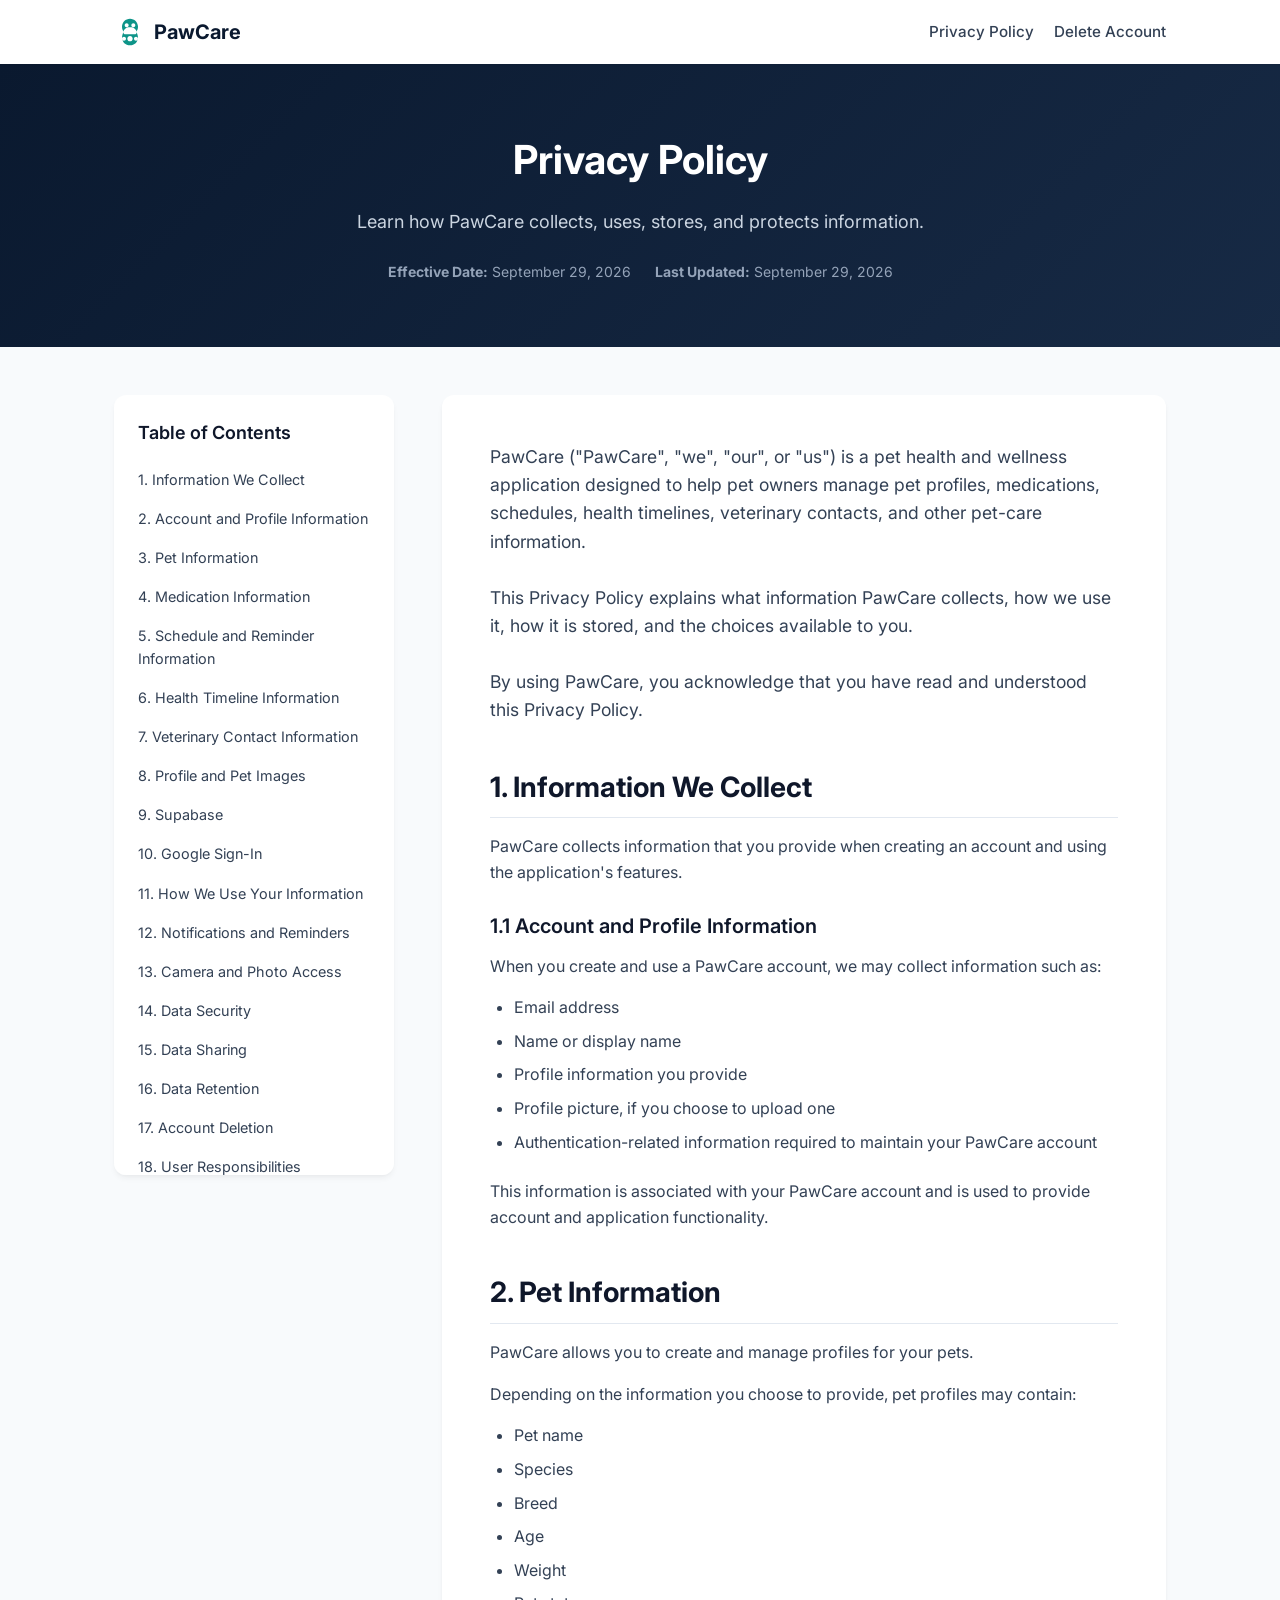
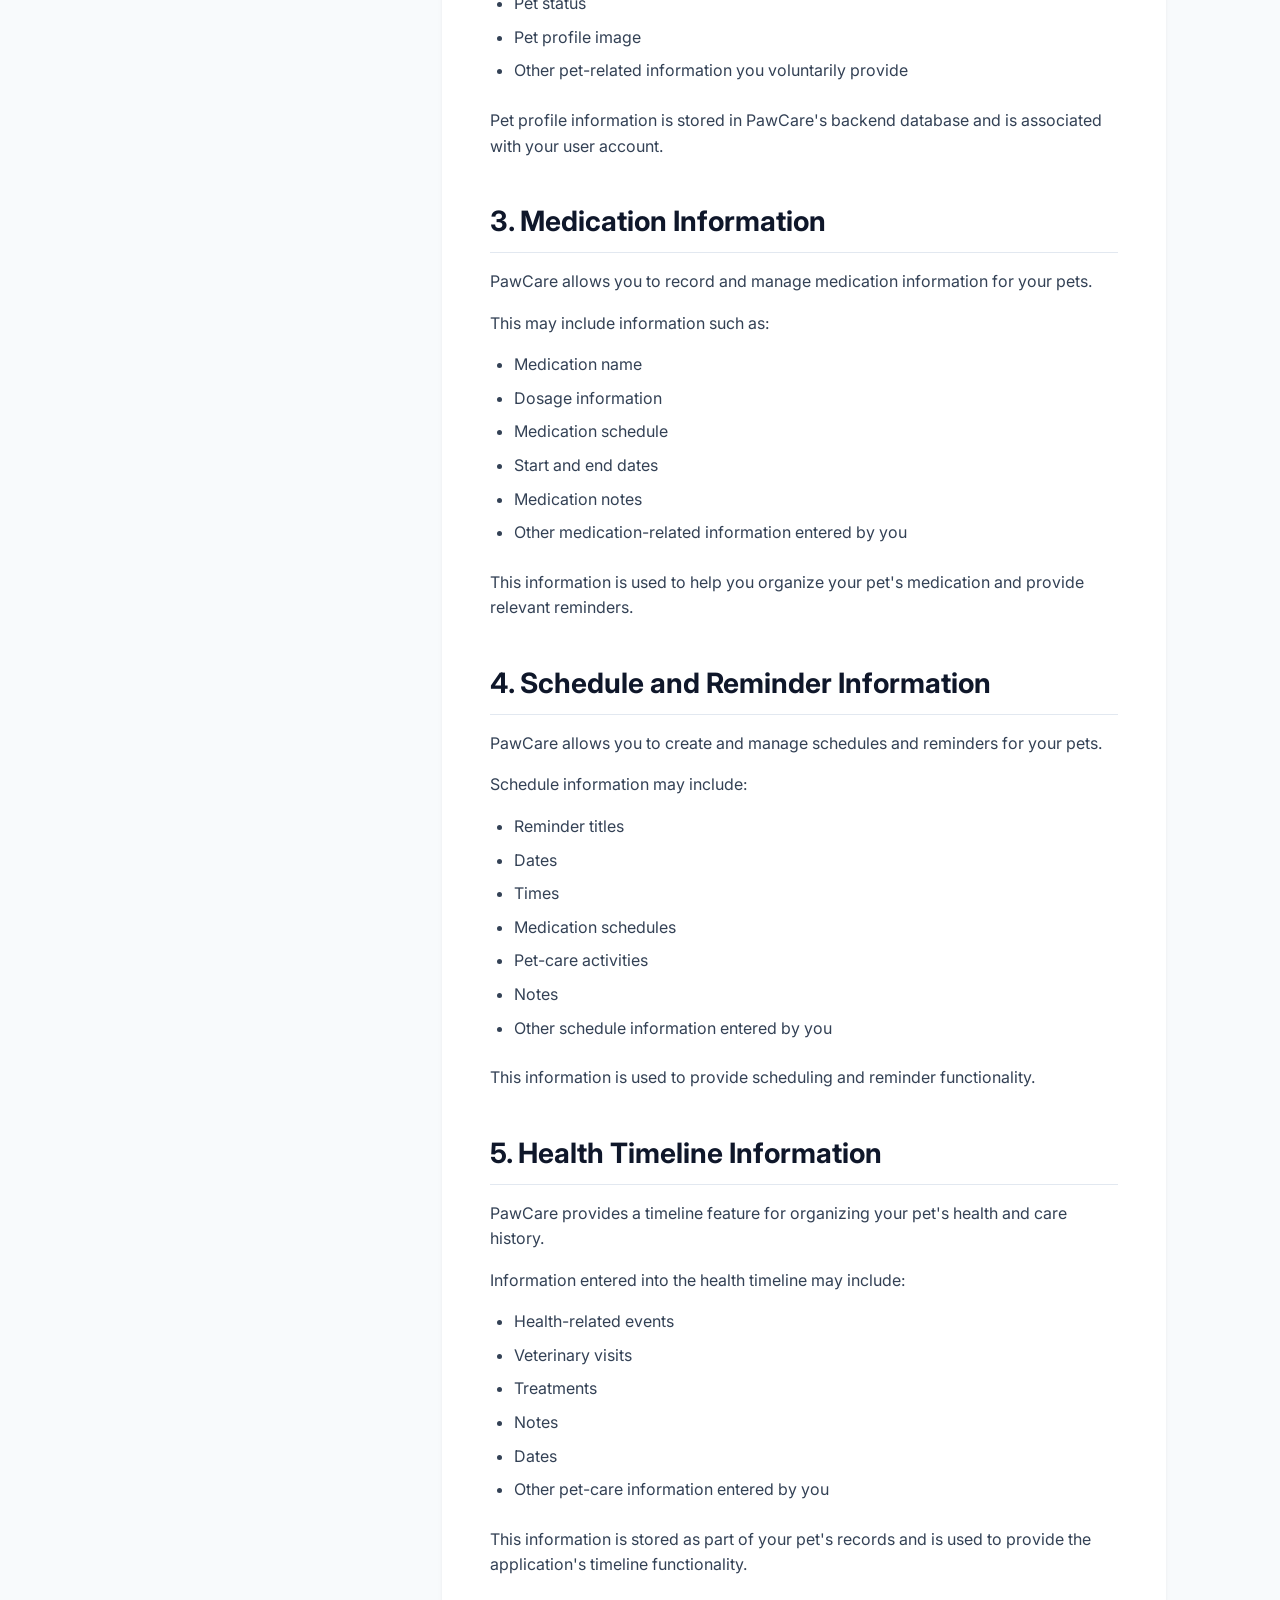
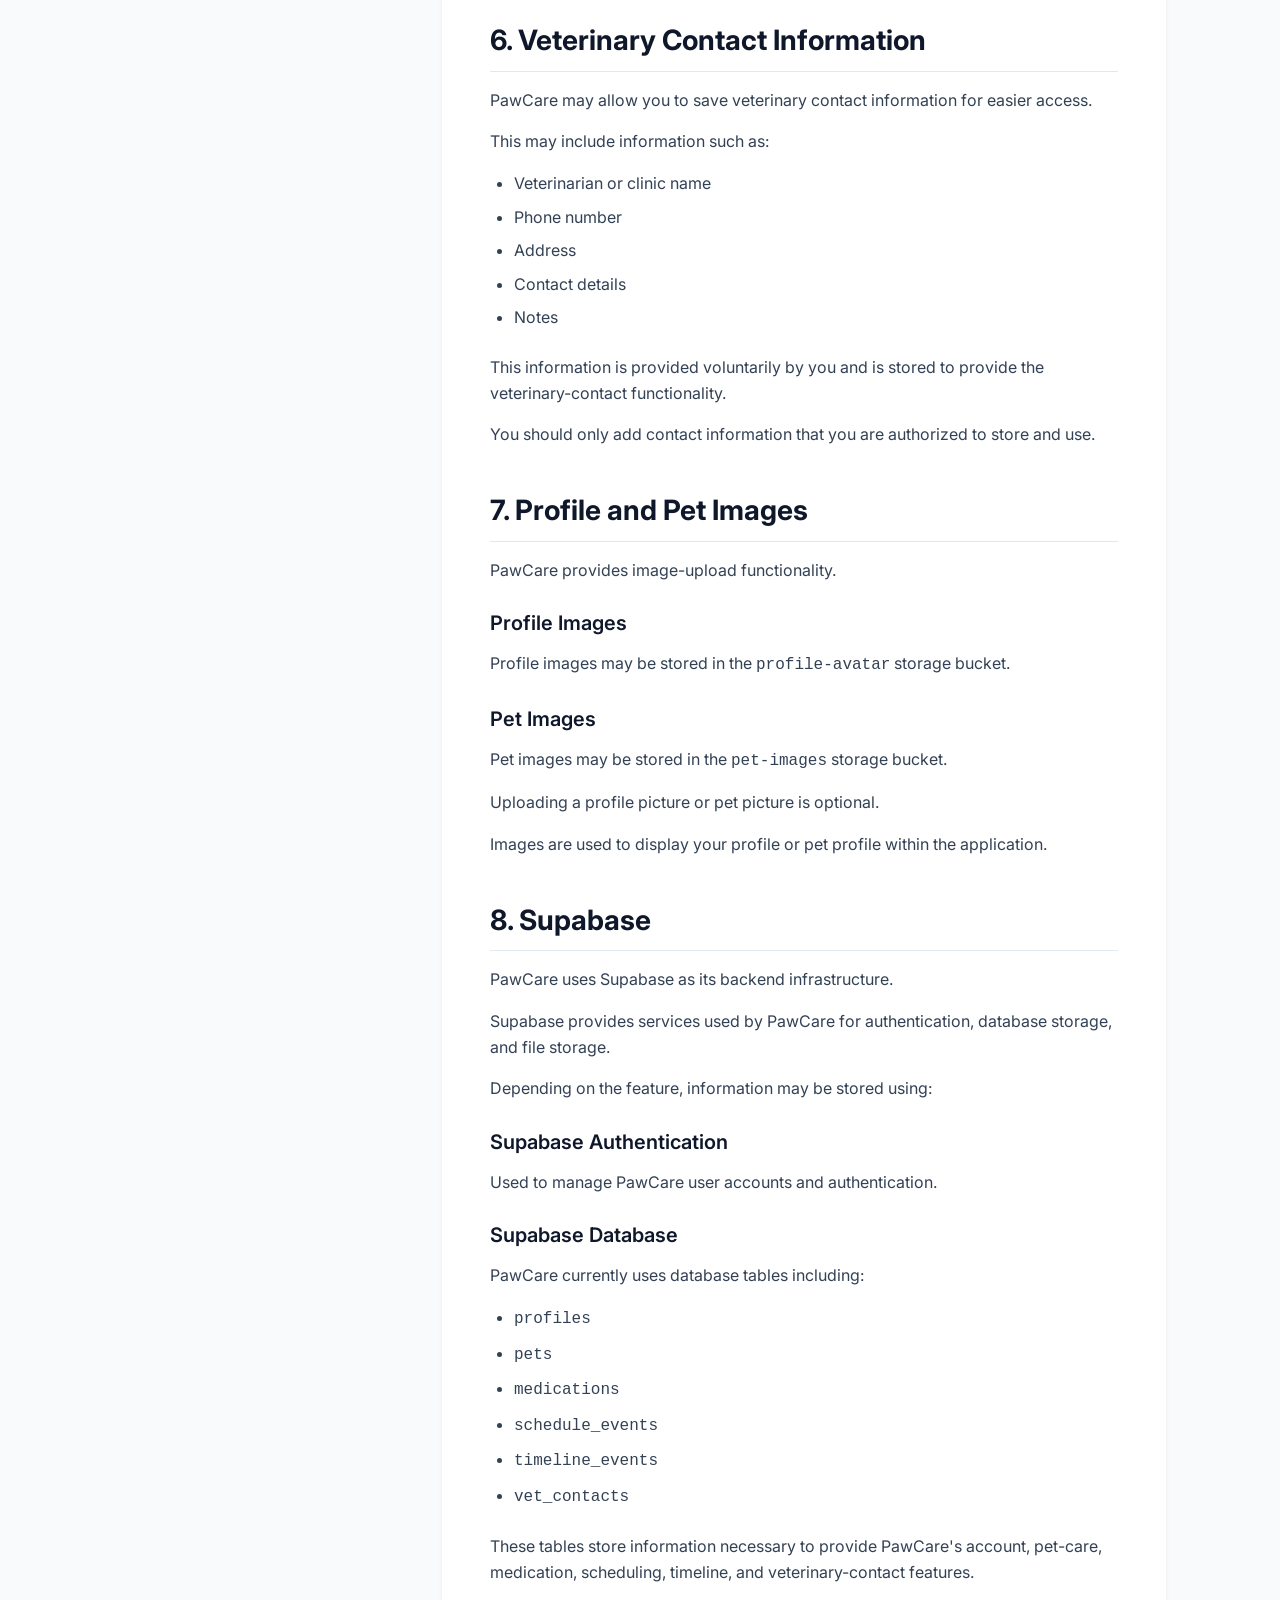
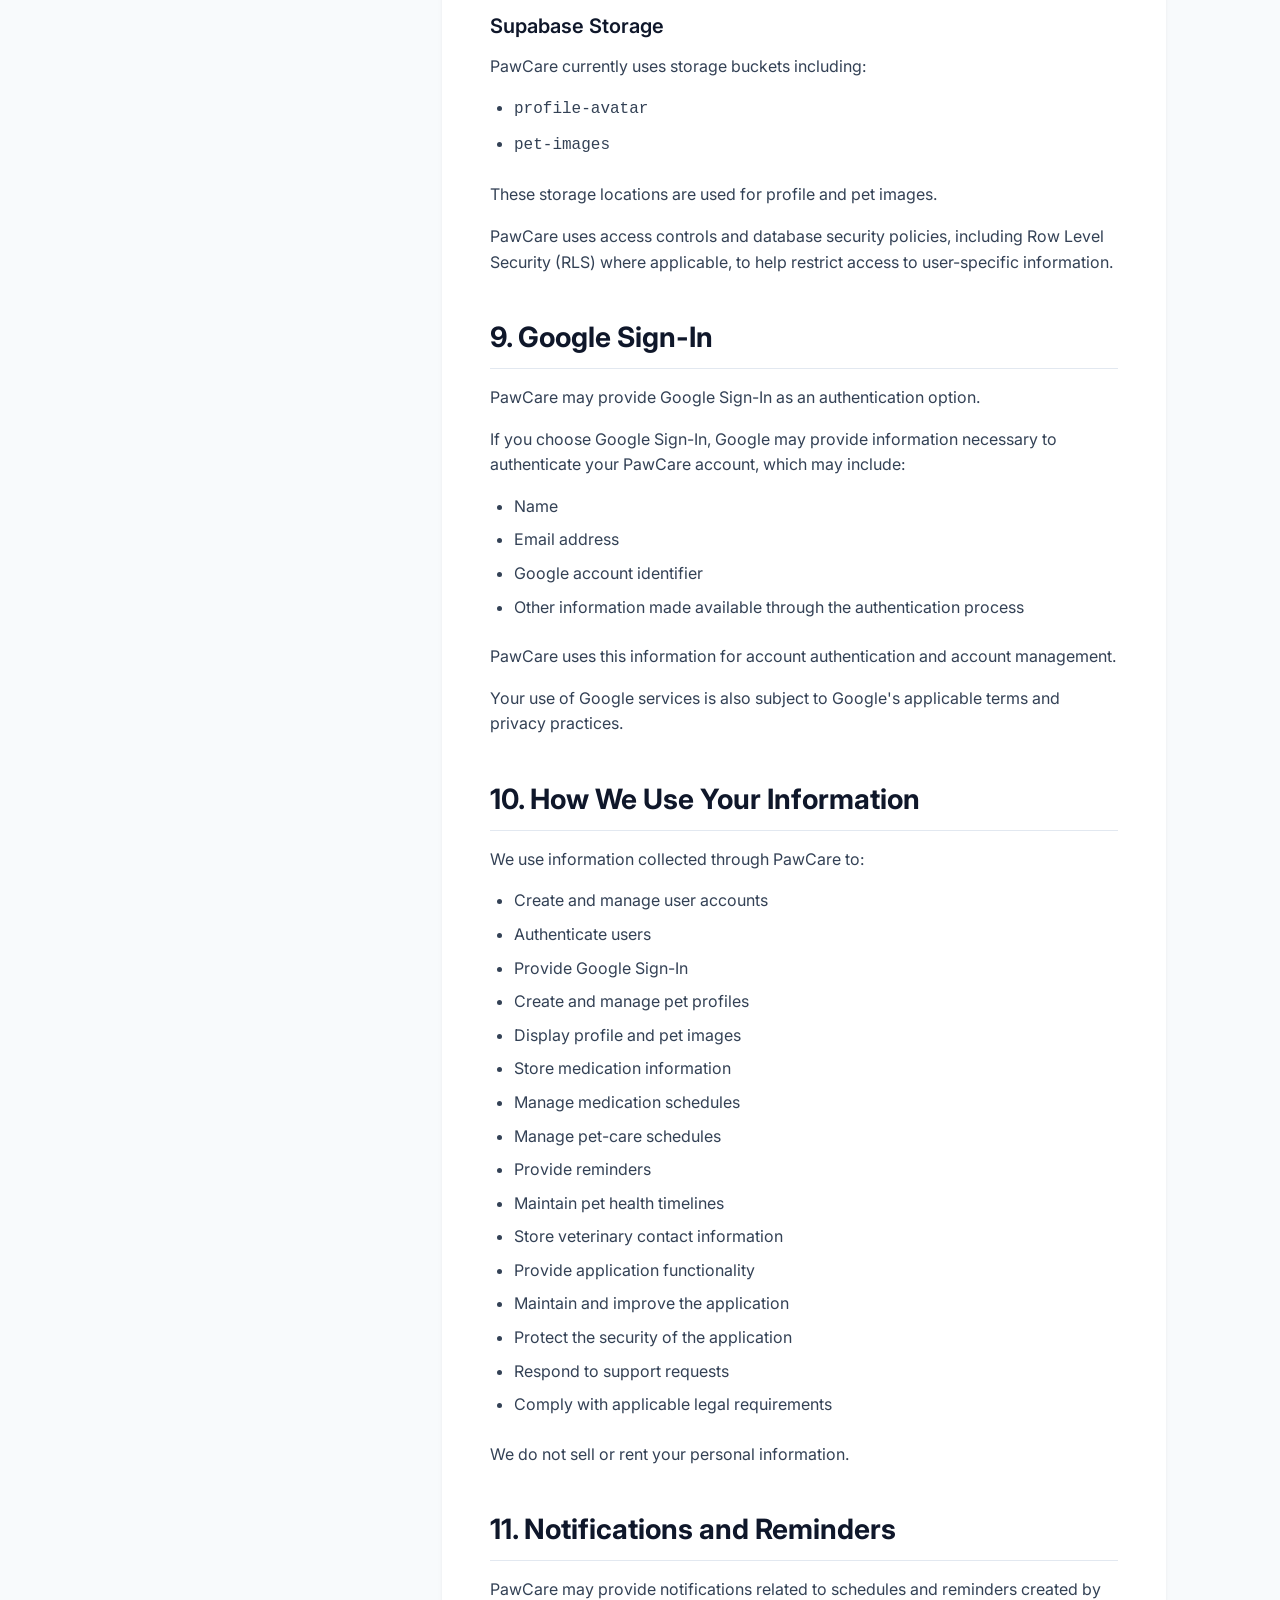
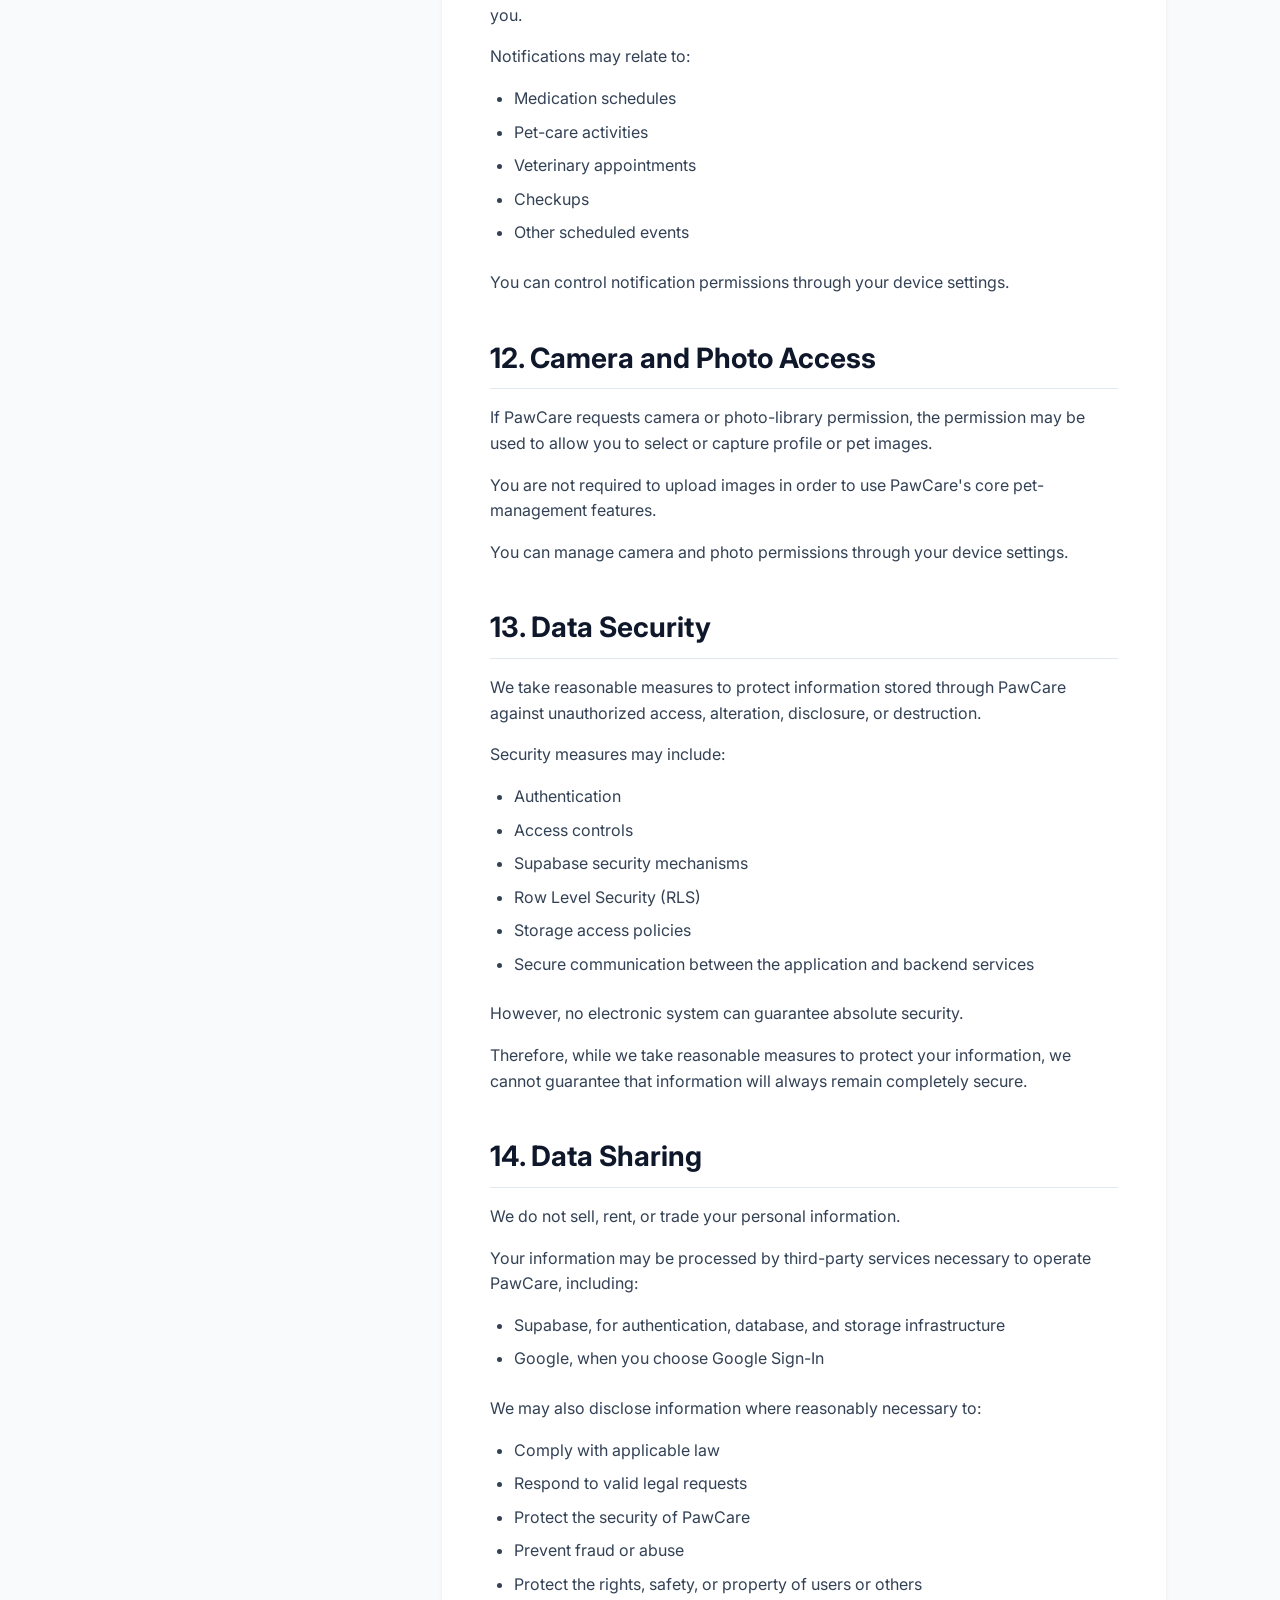
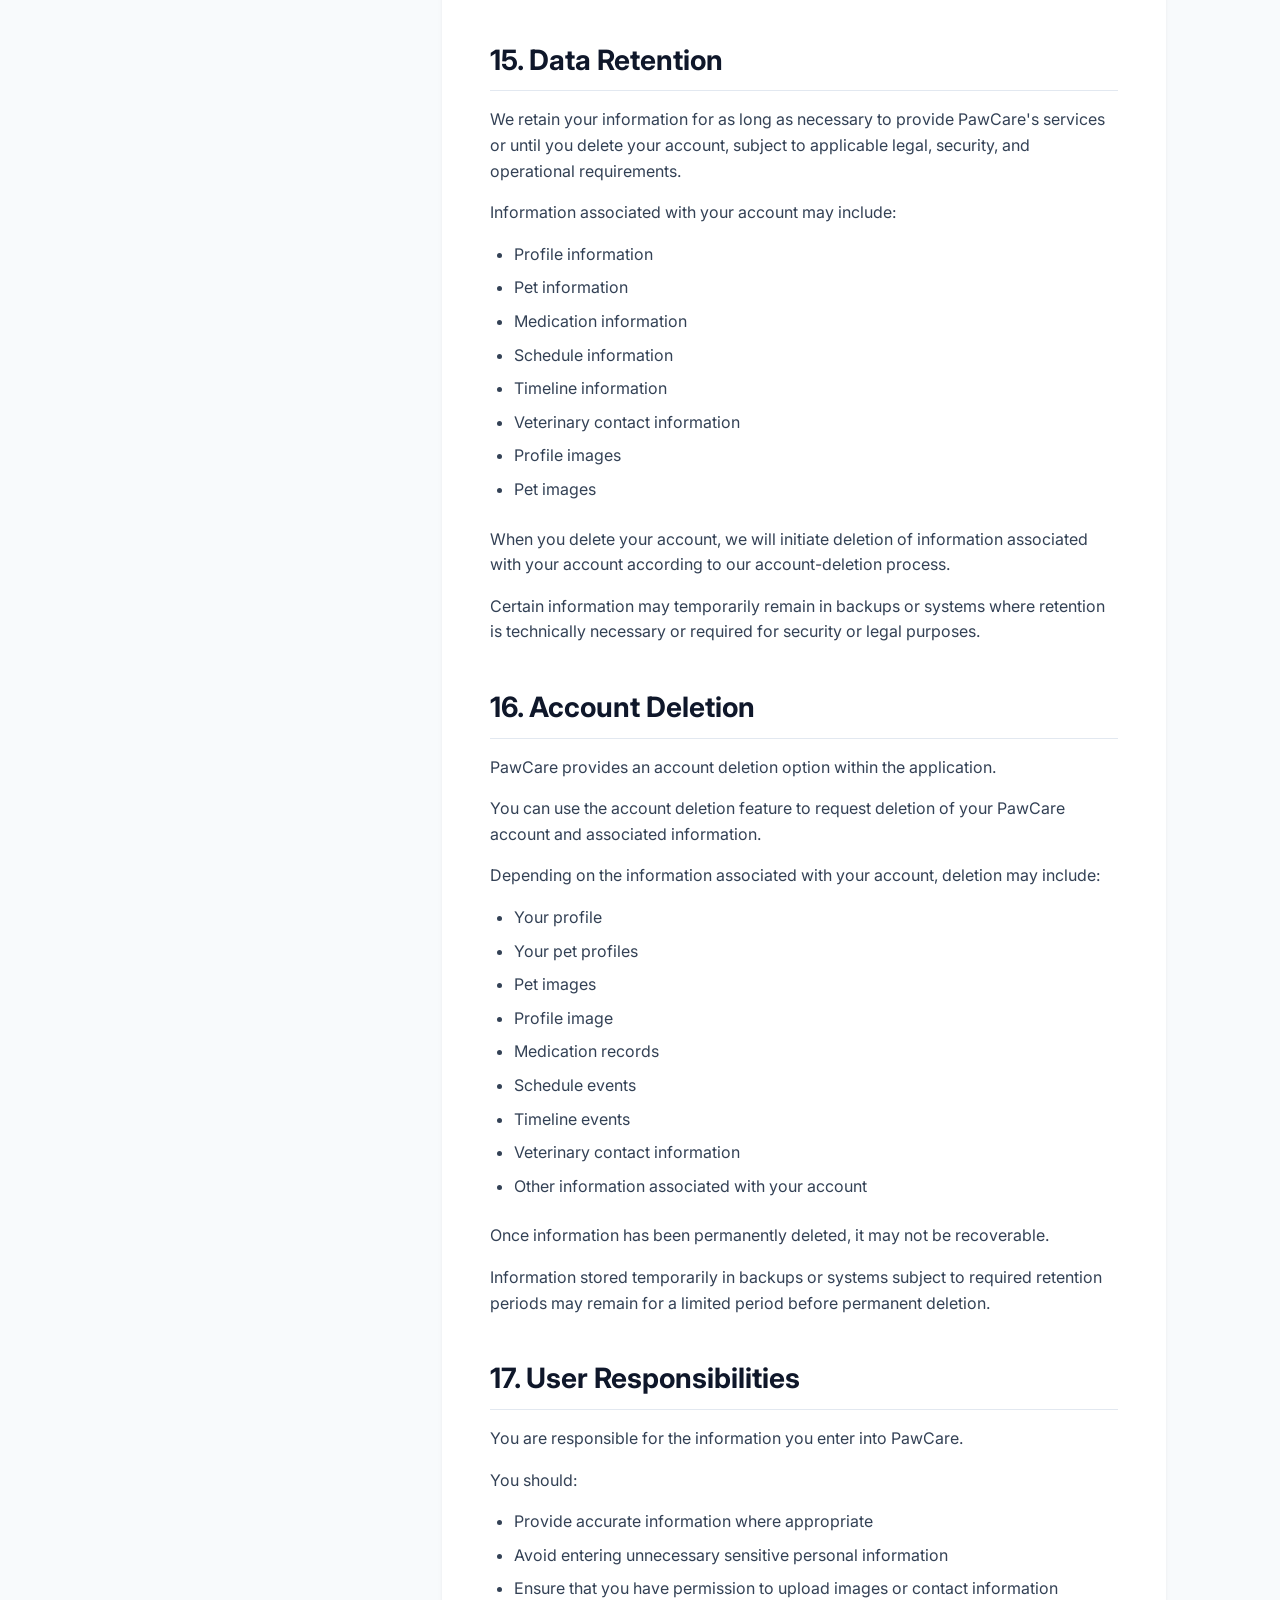
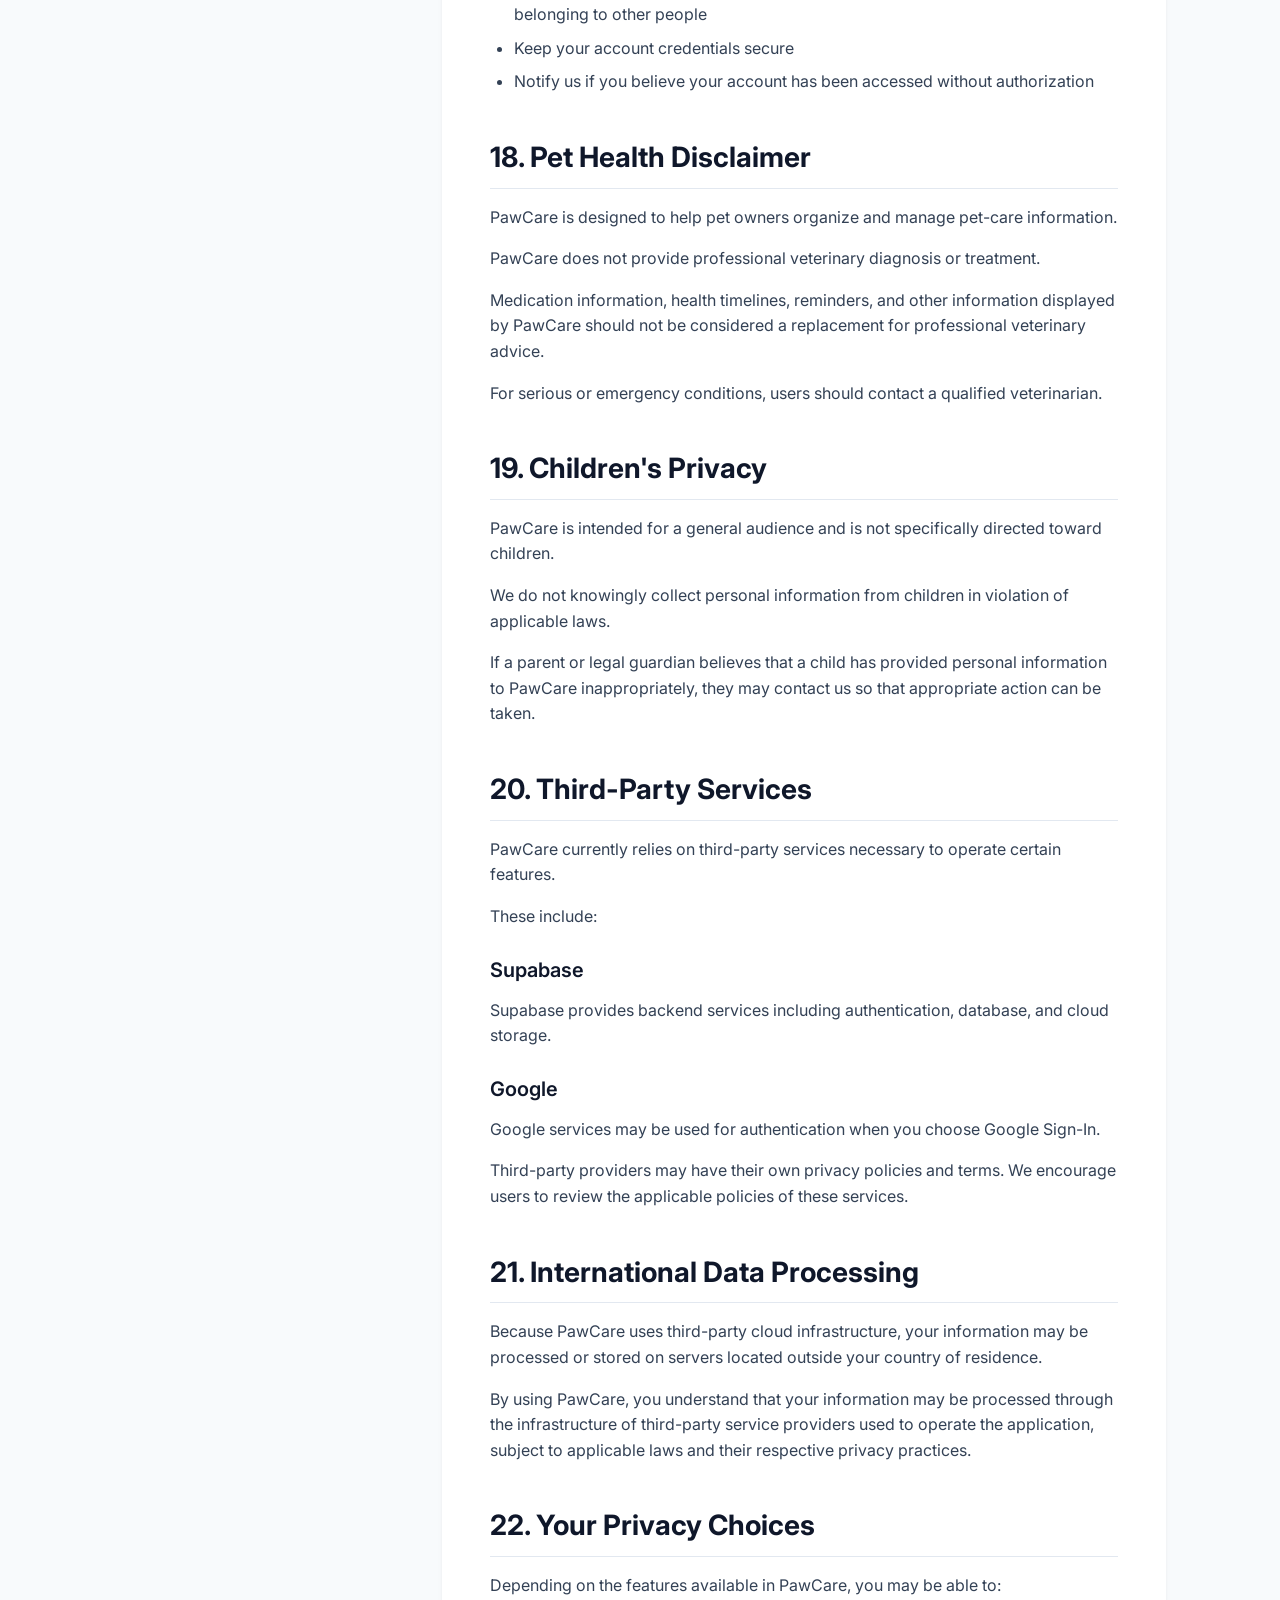
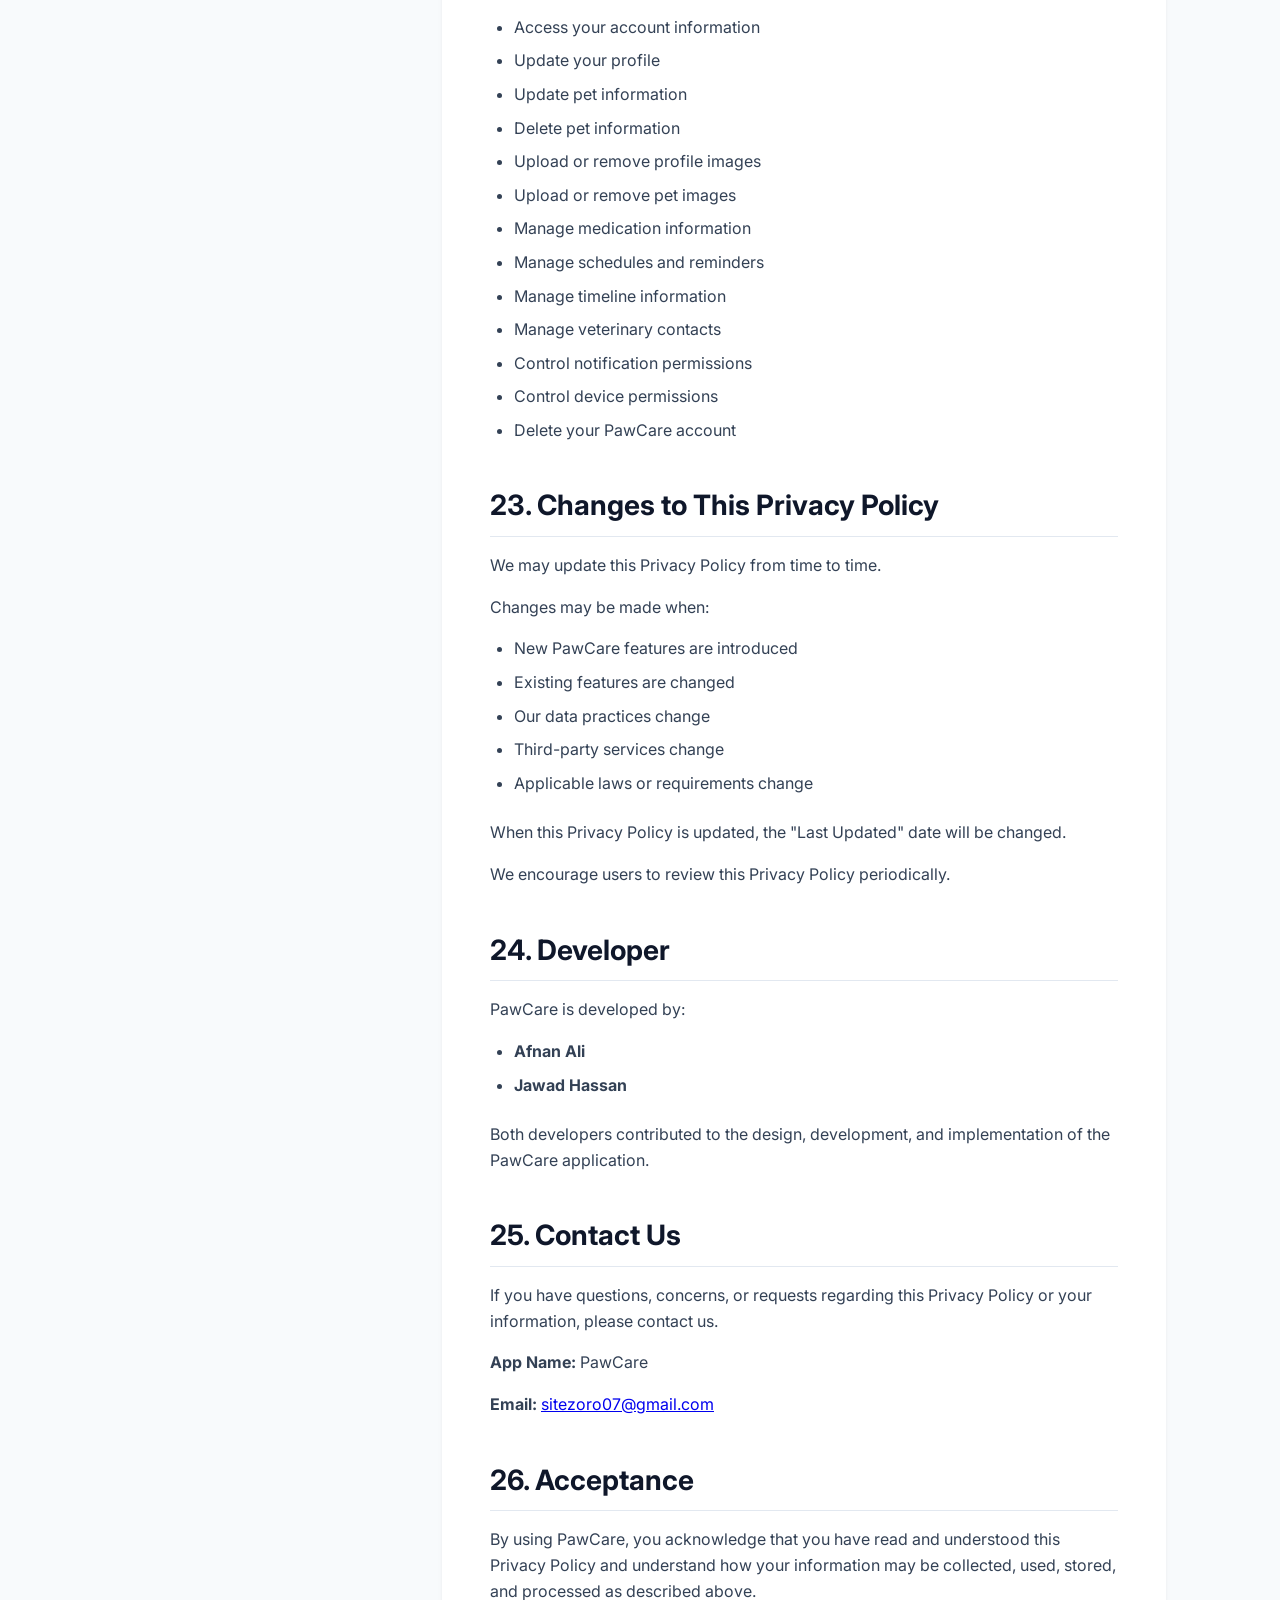
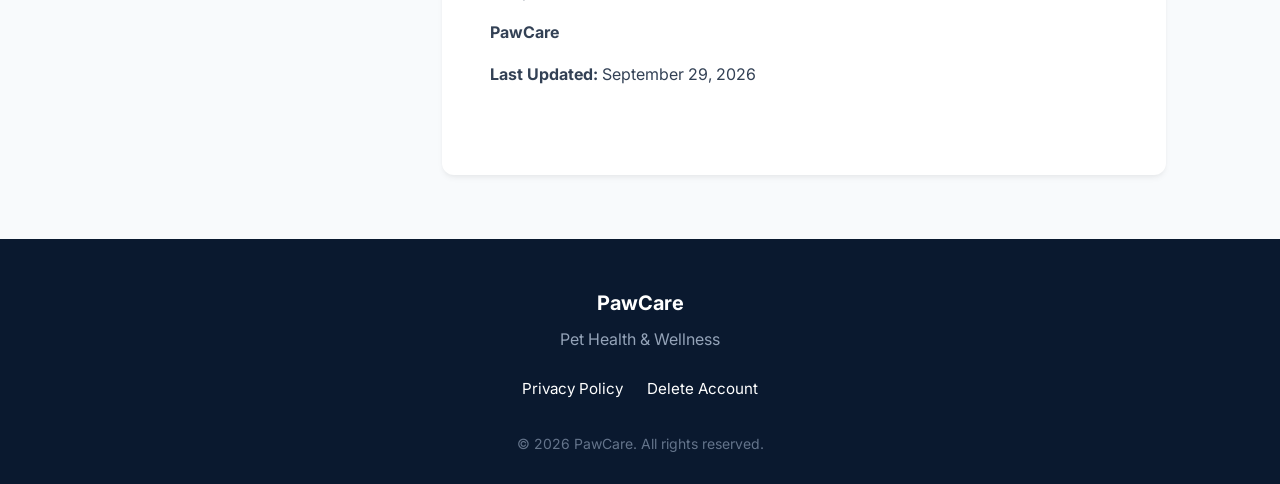
<file: index.html>
<!DOCTYPE html>
<html lang="en">
<head>
    <meta charset="UTF-8">
    <meta name="viewport" content="width=device-width, initial-scale=1.0">
    <title>PawCare Privacy Policy</title>
    <meta name="description" content="Official Privacy Policy for PawCare, a pet health and wellness application.">
    
    <!-- Open Graph Metadata -->
    <meta property="og:title" content="PawCare Privacy Policy">
    <meta property="og:description" content="Official Privacy Policy for PawCare, a pet health and wellness application.">
    <meta property="og:type" content="website">
    <meta property="og:url" content="https://pawcareapp.example.com/privacy-policy">
    
    <!-- Canonical URL Placeholder -->
    <link rel="canonical" href="https://pawcareapp.example.com/privacy-policy">
    
    <!-- Fonts -->
    <link rel="preconnect" href="https://fonts.googleapis.com">
    <link rel="preconnect" href="https://fonts.gstatic.com" crossorigin>
    <link href="https://fonts.googleapis.com/css2?family=Inter:wght@400;500;600;700&display=swap" rel="stylesheet">
    
    <!-- Styles -->
    <link rel="stylesheet" href="css/styles.css">
</head>
<body>

    <!-- Header -->
    <header class="site-header">
        <div class="header-container">
            <a href="index.html" class="brand" aria-label="PawCare Home">
                <svg class="brand-icon" xmlns="http://www.w3.org/2000/svg" viewBox="0 0 24 24" fill="currentColor">
                    <path d="M12 2C8.686 2 6 4.686 6 8C6 9.421 6.495 10.725 7.324 11.758C6.545 13.044 6.091 14.52 6 16.035C6 19.349 8.686 22 12 22C15.314 22 18 19.349 18 16.035C17.909 14.52 17.455 13.044 16.676 11.758C17.505 10.725 18 9.421 18 8C18 4.686 15.314 2 12 2ZM8.448 9.546C9.288 8.875 10.334 8.5 11.455 8.5H12.545C13.666 8.5 14.712 8.875 15.552 9.546C16.392 10.217 16.892 11.163 17.001 12.213L17 12.214C17.021 12.593 16.877 12.969 16.611 13.249C16.345 13.529 15.981 13.687 15.6 13.687H8.4C8.019 13.687 7.655 13.529 7.389 13.249C7.123 12.969 6.979 12.593 7 12.214L6.999 12.213C7.108 11.163 7.608 10.217 8.448 9.546ZM9.5 5.5C10.328 5.5 11 6.172 11 7C11 7.828 10.328 8.5 9.5 8.5C8.672 8.5 8 7.828 8 7C8 6.172 8.672 5.5 9.5 5.5ZM14.5 5.5C15.328 5.5 16 6.172 16 7C16 7.828 15.328 8.5 14.5 8.5C13.672 8.5 13 7.828 13 7C13 6.172 13.672 5.5 14.5 5.5ZM7.5 15.5C8.328 15.5 9 16.172 9 17C9 17.828 8.328 18.5 7.5 18.5C6.672 18.5 6 17.828 6 17C6 16.172 6.672 15.5 7.5 15.5ZM16.5 15.5C17.328 15.5 18 16.172 18 17C18 17.828 17.328 18.5 16.5 18.5C15.672 18.5 15 17.828 15 17C15 16.172 15.672 15.5 16.5 15.5ZM12 15C13.105 15 14 15.895 14 17C14 18.105 13.105 19 12 19C10.895 19 10 18.105 10 17C10 15.895 10.895 15 12 15Z"/>
                </svg>
                PawCare
            </a>
            <nav class="header-nav">
                <a href="index.html">Privacy Policy</a>
                <a href="delete-account/index.html">Delete Account</a>
            </nav>
        </div>
    </header>

    <!-- Hero Section -->
    <section class="hero">
        <h1>Privacy Policy</h1>
        <p>Learn how PawCare collects, uses, stores, and protects information.</p>
        <div class="hero-meta">
            <span><strong>Effective Date:</strong> September 29, 2026</span>
            <span><strong>Last Updated:</strong> September 29, 2026</span>
        </div>
    </section>

    <!-- Main Content -->
    <main class="main-container">
        
        <!-- Table of Contents -->
        <aside class="toc-wrapper">
            <h2 class="toc-title">Table of Contents</h2>
            <nav aria-label="Table of Contents">
                <ul class="toc-list">
                    <li><a href="#information-we-collect">1. Information We Collect</a></li>
                    <li><a href="#account-and-profile">2. Account and Profile Information</a></li>
                    <li><a href="#pet-information">3. Pet Information</a></li>
                    <li><a href="#medication-information">4. Medication Information</a></li>
                    <li><a href="#schedule-and-reminder">5. Schedule and Reminder Information</a></li>
                    <li><a href="#health-timeline">6. Health Timeline Information</a></li>
                    <li><a href="#veterinary-contact">7. Veterinary Contact Information</a></li>
                    <li><a href="#profile-and-pet-images">8. Profile and Pet Images</a></li>
                    <li><a href="#supabase">9. Supabase</a></li>
                    <li><a href="#google-signin">10. Google Sign-In</a></li>
                    <li><a href="#how-we-use">11. How We Use Your Information</a></li>
                    <li><a href="#notifications-reminders">12. Notifications and Reminders</a></li>
                    <li><a href="#camera-photo-access">13. Camera and Photo Access</a></li>
                    <li><a href="#data-security">14. Data Security</a></li>
                    <li><a href="#data-sharing">15. Data Sharing</a></li>
                    <li><a href="#data-retention">16. Data Retention</a></li>
                    <li><a href="#account-deletion">17. Account Deletion</a></li>
                    <li><a href="#user-responsibilities">18. User Responsibilities</a></li>
                    <li><a href="#pet-health-disclaimer">19. Pet Health Disclaimer</a></li>
                    <li><a href="#childrens-privacy">20. Children's Privacy</a></li>
                    <li><a href="#third-party-services">21. Third-Party Services</a></li>
                    <li><a href="#international-data">22. International Data Processing</a></li>
                    <li><a href="#privacy-choices">23. Your Privacy Choices</a></li>
                    <li><a href="#changes-to-policy">24. Changes to This Privacy Policy</a></li>
                    <li><a href="#developer">25. Developer</a></li>
                    <li><a href="#contact-us">26. Contact Us</a></li>
                    <li><a href="#acceptance">27. Acceptance</a></li>
                </ul>
            </nav>
        </aside>

        <!-- Privacy Policy Content -->
        <article class="document-content">
            
            <p class="document-intro">
                PawCare ("PawCare", "we", "our", or "us") is a pet health and wellness application designed to help pet owners manage pet profiles, medications, schedules, health timelines, veterinary contacts, and other pet-care information.
                <br><br>
                This Privacy Policy explains what information PawCare collects, how we use it, how it is stored, and the choices available to you.
                <br><br>
                By using PawCare, you acknowledge that you have read and understood this Privacy Policy.
            </p>

            <section id="information-we-collect">
                <h2>1. Information We Collect</h2>
                <p>PawCare collects information that you provide when creating an account and using the application's features.</p>
                
                <h3 id="account-and-profile">1.1 Account and Profile Information</h3>
                <p>When you create and use a PawCare account, we may collect information such as:</p>
                <ul>
                    <li>Email address</li>
                    <li>Name or display name</li>
                    <li>Profile information you provide</li>
                    <li>Profile picture, if you choose to upload one</li>
                    <li>Authentication-related information required to maintain your PawCare account</li>
                </ul>
                <p>This information is associated with your PawCare account and is used to provide account and application functionality.</p>
            </section>

            <section id="pet-information">
                <h2>2. Pet Information</h2>
                <p>PawCare allows you to create and manage profiles for your pets.</p>
                <p>Depending on the information you choose to provide, pet profiles may contain:</p>
                <ul>
                    <li>Pet name</li>
                    <li>Species</li>
                    <li>Breed</li>
                    <li>Age</li>
                    <li>Weight</li>
                    <li>Pet status</li>
                    <li>Pet profile image</li>
                    <li>Other pet-related information you voluntarily provide</li>
                </ul>
                <p>Pet profile information is stored in PawCare's backend database and is associated with your user account.</p>
            </section>

            <section id="medication-information">
                <h2>3. Medication Information</h2>
                <p>PawCare allows you to record and manage medication information for your pets.</p>
                <p>This may include information such as:</p>
                <ul>
                    <li>Medication name</li>
                    <li>Dosage information</li>
                    <li>Medication schedule</li>
                    <li>Start and end dates</li>
                    <li>Medication notes</li>
                    <li>Other medication-related information entered by you</li>
                </ul>
                <p>This information is used to help you organize your pet's medication and provide relevant reminders.</p>
            </section>

            <section id="schedule-and-reminder">
                <h2>4. Schedule and Reminder Information</h2>
                <p>PawCare allows you to create and manage schedules and reminders for your pets.</p>
                <p>Schedule information may include:</p>
                <ul>
                    <li>Reminder titles</li>
                    <li>Dates</li>
                    <li>Times</li>
                    <li>Medication schedules</li>
                    <li>Pet-care activities</li>
                    <li>Notes</li>
                    <li>Other schedule information entered by you</li>
                </ul>
                <p>This information is used to provide scheduling and reminder functionality.</p>
            </section>

            <section id="health-timeline">
                <h2>5. Health Timeline Information</h2>
                <p>PawCare provides a timeline feature for organizing your pet's health and care history.</p>
                <p>Information entered into the health timeline may include:</p>
                <ul>
                    <li>Health-related events</li>
                    <li>Veterinary visits</li>
                    <li>Treatments</li>
                    <li>Notes</li>
                    <li>Dates</li>
                    <li>Other pet-care information entered by you</li>
                </ul>
                <p>This information is stored as part of your pet's records and is used to provide the application's timeline functionality.</p>
            </section>

            <section id="veterinary-contact">
                <h2>6. Veterinary Contact Information</h2>
                <p>PawCare may allow you to save veterinary contact information for easier access.</p>
                <p>This may include information such as:</p>
                <ul>
                    <li>Veterinarian or clinic name</li>
                    <li>Phone number</li>
                    <li>Address</li>
                    <li>Contact details</li>
                    <li>Notes</li>
                </ul>
                <p>This information is provided voluntarily by you and is stored to provide the veterinary-contact functionality.</p>
                <p>You should only add contact information that you are authorized to store and use.</p>
            </section>

            <section id="profile-and-pet-images">
                <h2>7. Profile and Pet Images</h2>
                <p>PawCare provides image-upload functionality.</p>
                
                <h3>Profile Images</h3>
                <p>Profile images may be stored in the <code>profile-avatar</code> storage bucket.</p>
                
                <h3>Pet Images</h3>
                <p>Pet images may be stored in the <code>pet-images</code> storage bucket.</p>
                
                <p>Uploading a profile picture or pet picture is optional.</p>
                <p>Images are used to display your profile or pet profile within the application.</p>
            </section>

            <section id="supabase">
                <h2>8. Supabase</h2>
                <p>PawCare uses Supabase as its backend infrastructure.</p>
                <p>Supabase provides services used by PawCare for authentication, database storage, and file storage.</p>
                <p>Depending on the feature, information may be stored using:</p>
                
                <h3>Supabase Authentication</h3>
                <p>Used to manage PawCare user accounts and authentication.</p>
                
                <h3>Supabase Database</h3>
                <p>PawCare currently uses database tables including:</p>
                <ul>
                    <li><code>profiles</code></li>
                    <li><code>pets</code></li>
                    <li><code>medications</code></li>
                    <li><code>schedule_events</code></li>
                    <li><code>timeline_events</code></li>
                    <li><code>vet_contacts</code></li>
                </ul>
                <p>These tables store information necessary to provide PawCare's account, pet-care, medication, scheduling, timeline, and veterinary-contact features.</p>
                
                <h3>Supabase Storage</h3>
                <p>PawCare currently uses storage buckets including:</p>
                <ul>
                    <li><code>profile-avatar</code></li>
                    <li><code>pet-images</code></li>
                </ul>
                <p>These storage locations are used for profile and pet images.</p>
                <p>PawCare uses access controls and database security policies, including Row Level Security (RLS) where applicable, to help restrict access to user-specific information.</p>
            </section>

            <section id="google-signin">
                <h2>9. Google Sign-In</h2>
                <p>PawCare may provide Google Sign-In as an authentication option.</p>
                <p>If you choose Google Sign-In, Google may provide information necessary to authenticate your PawCare account, which may include:</p>
                <ul>
                    <li>Name</li>
                    <li>Email address</li>
                    <li>Google account identifier</li>
                    <li>Other information made available through the authentication process</li>
                </ul>
                <p>PawCare uses this information for account authentication and account management.</p>
                <p>Your use of Google services is also subject to Google's applicable terms and privacy practices.</p>
            </section>

            <section id="how-we-use">
                <h2>10. How We Use Your Information</h2>
                <p>We use information collected through PawCare to:</p>
                <ul>
                    <li>Create and manage user accounts</li>
                    <li>Authenticate users</li>
                    <li>Provide Google Sign-In</li>
                    <li>Create and manage pet profiles</li>
                    <li>Display profile and pet images</li>
                    <li>Store medication information</li>
                    <li>Manage medication schedules</li>
                    <li>Manage pet-care schedules</li>
                    <li>Provide reminders</li>
                    <li>Maintain pet health timelines</li>
                    <li>Store veterinary contact information</li>
                    <li>Provide application functionality</li>
                    <li>Maintain and improve the application</li>
                    <li>Protect the security of the application</li>
                    <li>Respond to support requests</li>
                    <li>Comply with applicable legal requirements</li>
                </ul>
                <p>We do not sell or rent your personal information.</p>
            </section>

            <section id="notifications-reminders">
                <h2>11. Notifications and Reminders</h2>
                <p>PawCare may provide notifications related to schedules and reminders created by you.</p>
                <p>Notifications may relate to:</p>
                <ul>
                    <li>Medication schedules</li>
                    <li>Pet-care activities</li>
                    <li>Veterinary appointments</li>
                    <li>Checkups</li>
                    <li>Other scheduled events</li>
                </ul>
                <p>You can control notification permissions through your device settings.</p>
            </section>

            <section id="camera-photo-access">
                <h2>12. Camera and Photo Access</h2>
                <p>If PawCare requests camera or photo-library permission, the permission may be used to allow you to select or capture profile or pet images.</p>
                <p>You are not required to upload images in order to use PawCare's core pet-management features.</p>
                <p>You can manage camera and photo permissions through your device settings.</p>
            </section>

            <section id="data-security">
                <h2>13. Data Security</h2>
                <p>We take reasonable measures to protect information stored through PawCare against unauthorized access, alteration, disclosure, or destruction.</p>
                <p>Security measures may include:</p>
                <ul>
                    <li>Authentication</li>
                    <li>Access controls</li>
                    <li>Supabase security mechanisms</li>
                    <li>Row Level Security (RLS)</li>
                    <li>Storage access policies</li>
                    <li>Secure communication between the application and backend services</li>
                </ul>
                <p>However, no electronic system can guarantee absolute security.</p>
                <p>Therefore, while we take reasonable measures to protect your information, we cannot guarantee that information will always remain completely secure.</p>
            </section>

            <section id="data-sharing">
                <h2>14. Data Sharing</h2>
                <p>We do not sell, rent, or trade your personal information.</p>
                <p>Your information may be processed by third-party services necessary to operate PawCare, including:</p>
                <ul>
                    <li>Supabase, for authentication, database, and storage infrastructure</li>
                    <li>Google, when you choose Google Sign-In</li>
                </ul>
                <p>We may also disclose information where reasonably necessary to:</p>
                <ul>
                    <li>Comply with applicable law</li>
                    <li>Respond to valid legal requests</li>
                    <li>Protect the security of PawCare</li>
                    <li>Prevent fraud or abuse</li>
                    <li>Protect the rights, safety, or property of users or others</li>
                </ul>
            </section>

            <section id="data-retention">
                <h2>15. Data Retention</h2>
                <p>We retain your information for as long as necessary to provide PawCare's services or until you delete your account, subject to applicable legal, security, and operational requirements.</p>
                <p>Information associated with your account may include:</p>
                <ul>
                    <li>Profile information</li>
                    <li>Pet information</li>
                    <li>Medication information</li>
                    <li>Schedule information</li>
                    <li>Timeline information</li>
                    <li>Veterinary contact information</li>
                    <li>Profile images</li>
                    <li>Pet images</li>
                </ul>
                <p>When you delete your account, we will initiate deletion of information associated with your account according to our account-deletion process.</p>
                <p>Certain information may temporarily remain in backups or systems where retention is technically necessary or required for security or legal purposes.</p>
            </section>

            <section id="account-deletion">
                <h2>16. Account Deletion</h2>
                <p>PawCare provides an account deletion option within the application.</p>
                <p>You can use the account deletion feature to request deletion of your PawCare account and associated information.</p>
                <p>Depending on the information associated with your account, deletion may include:</p>
                <ul>
                    <li>Your profile</li>
                    <li>Your pet profiles</li>
                    <li>Pet images</li>
                    <li>Profile image</li>
                    <li>Medication records</li>
                    <li>Schedule events</li>
                    <li>Timeline events</li>
                    <li>Veterinary contact information</li>
                    <li>Other information associated with your account</li>
                </ul>
                <p>Once information has been permanently deleted, it may not be recoverable.</p>
                <p>Information stored temporarily in backups or systems subject to required retention periods may remain for a limited period before permanent deletion.</p>
            </section>

            <section id="user-responsibilities">
                <h2>17. User Responsibilities</h2>
                <p>You are responsible for the information you enter into PawCare.</p>
                <p>You should:</p>
                <ul>
                    <li>Provide accurate information where appropriate</li>
                    <li>Avoid entering unnecessary sensitive personal information</li>
                    <li>Ensure that you have permission to upload images or contact information belonging to other people</li>
                    <li>Keep your account credentials secure</li>
                    <li>Notify us if you believe your account has been accessed without authorization</li>
                </ul>
            </section>

            <section id="pet-health-disclaimer">
                <h2>18. Pet Health Disclaimer</h2>
                <p>PawCare is designed to help pet owners organize and manage pet-care information.</p>
                <p>PawCare does not provide professional veterinary diagnosis or treatment.</p>
                <p>Medication information, health timelines, reminders, and other information displayed by PawCare should not be considered a replacement for professional veterinary advice.</p>
                <p>For serious or emergency conditions, users should contact a qualified veterinarian.</p>
            </section>

            <section id="childrens-privacy">
                <h2>19. Children's Privacy</h2>
                <p>PawCare is intended for a general audience and is not specifically directed toward children.</p>
                <p>We do not knowingly collect personal information from children in violation of applicable laws.</p>
                <p>If a parent or legal guardian believes that a child has provided personal information to PawCare inappropriately, they may contact us so that appropriate action can be taken.</p>
            </section>

            <section id="third-party-services">
                <h2>20. Third-Party Services</h2>
                <p>PawCare currently relies on third-party services necessary to operate certain features.</p>
                <p>These include:</p>
                
                <h3>Supabase</h3>
                <p>Supabase provides backend services including authentication, database, and cloud storage.</p>
                
                <h3>Google</h3>
                <p>Google services may be used for authentication when you choose Google Sign-In.</p>
                
                <p>Third-party providers may have their own privacy policies and terms. We encourage users to review the applicable policies of these services.</p>
            </section>

            <section id="international-data">
                <h2>21. International Data Processing</h2>
                <p>Because PawCare uses third-party cloud infrastructure, your information may be processed or stored on servers located outside your country of residence.</p>
                <p>By using PawCare, you understand that your information may be processed through the infrastructure of third-party service providers used to operate the application, subject to applicable laws and their respective privacy practices.</p>
            </section>

            <section id="privacy-choices">
                <h2>22. Your Privacy Choices</h2>
                <p>Depending on the features available in PawCare, you may be able to:</p>
                <ul>
                    <li>Access your account information</li>
                    <li>Update your profile</li>
                    <li>Update pet information</li>
                    <li>Delete pet information</li>
                    <li>Upload or remove profile images</li>
                    <li>Upload or remove pet images</li>
                    <li>Manage medication information</li>
                    <li>Manage schedules and reminders</li>
                    <li>Manage timeline information</li>
                    <li>Manage veterinary contacts</li>
                    <li>Control notification permissions</li>
                    <li>Control device permissions</li>
                    <li>Delete your PawCare account</li>
                </ul>
            </section>

            <section id="changes-to-policy">
                <h2>23. Changes to This Privacy Policy</h2>
                <p>We may update this Privacy Policy from time to time.</p>
                <p>Changes may be made when:</p>
                <ul>
                    <li>New PawCare features are introduced</li>
                    <li>Existing features are changed</li>
                    <li>Our data practices change</li>
                    <li>Third-party services change</li>
                    <li>Applicable laws or requirements change</li>
                </ul>
                <p>When this Privacy Policy is updated, the "Last Updated" date will be changed.</p>
                <p>We encourage users to review this Privacy Policy periodically.</p>
            </section>

            <section id="developer">
                <h2>24. Developer</h2>
                <p>PawCare is developed by:</p>
                <ul>
                    <li><strong>Afnan Ali</strong></li>
                    <li><strong>Jawad Hassan</strong></li>
                </ul>
                <p>Both developers contributed to the design, development, and implementation of the PawCare application.</p>
            </section>

            <section id="contact-us">
                <h2>25. Contact Us</h2>
                <p>If you have questions, concerns, or requests regarding this Privacy Policy or your information, please contact us.</p>
                <p><strong>App Name:</strong> PawCare</p>
                <p><strong>Email:</strong> <a href="mailto:sitezoro07@gmail.com">sitezoro07@gmail.com</a></p>
            </section>

            <section id="acceptance">
                <h2>26. Acceptance</h2>
                <p>By using PawCare, you acknowledge that you have read and understood this Privacy Policy and understand how your information may be collected, used, stored, and processed as described above.</p>
                <p><strong>PawCare</strong></p>
                <p><strong>Last Updated:</strong> September 29, 2026</p>
            </section>

        </article>
    </main>

    <!-- Back to Top Button -->
    <a href="#" class="back-to-top" id="backToTop" aria-label="Back to top">
        <svg xmlns="http://www.w3.org/2000/svg" viewBox="0 0 24 24" fill="none" stroke="currentColor" stroke-width="2" stroke-linecap="round" stroke-linejoin="round">
            <polyline points="18 15 12 9 6 15"></polyline>
        </svg>
    </a>

    <!-- Footer -->
    <footer class="site-footer">
        <div class="footer-brand">PawCare</div>
        <div class="footer-tagline">Pet Health & Wellness</div>
        <div class="footer-links">
            <a href="index.html">Privacy Policy</a>
            <a href="delete-account/index.html">Delete Account</a>
        </div>
        <div class="footer-copyright">
            &copy; 2026 PawCare. All rights reserved.
        </div>
    </footer>

    <!-- Scripts -->
    <script src="js/main.js"></script>
</body>
</html>
</file>
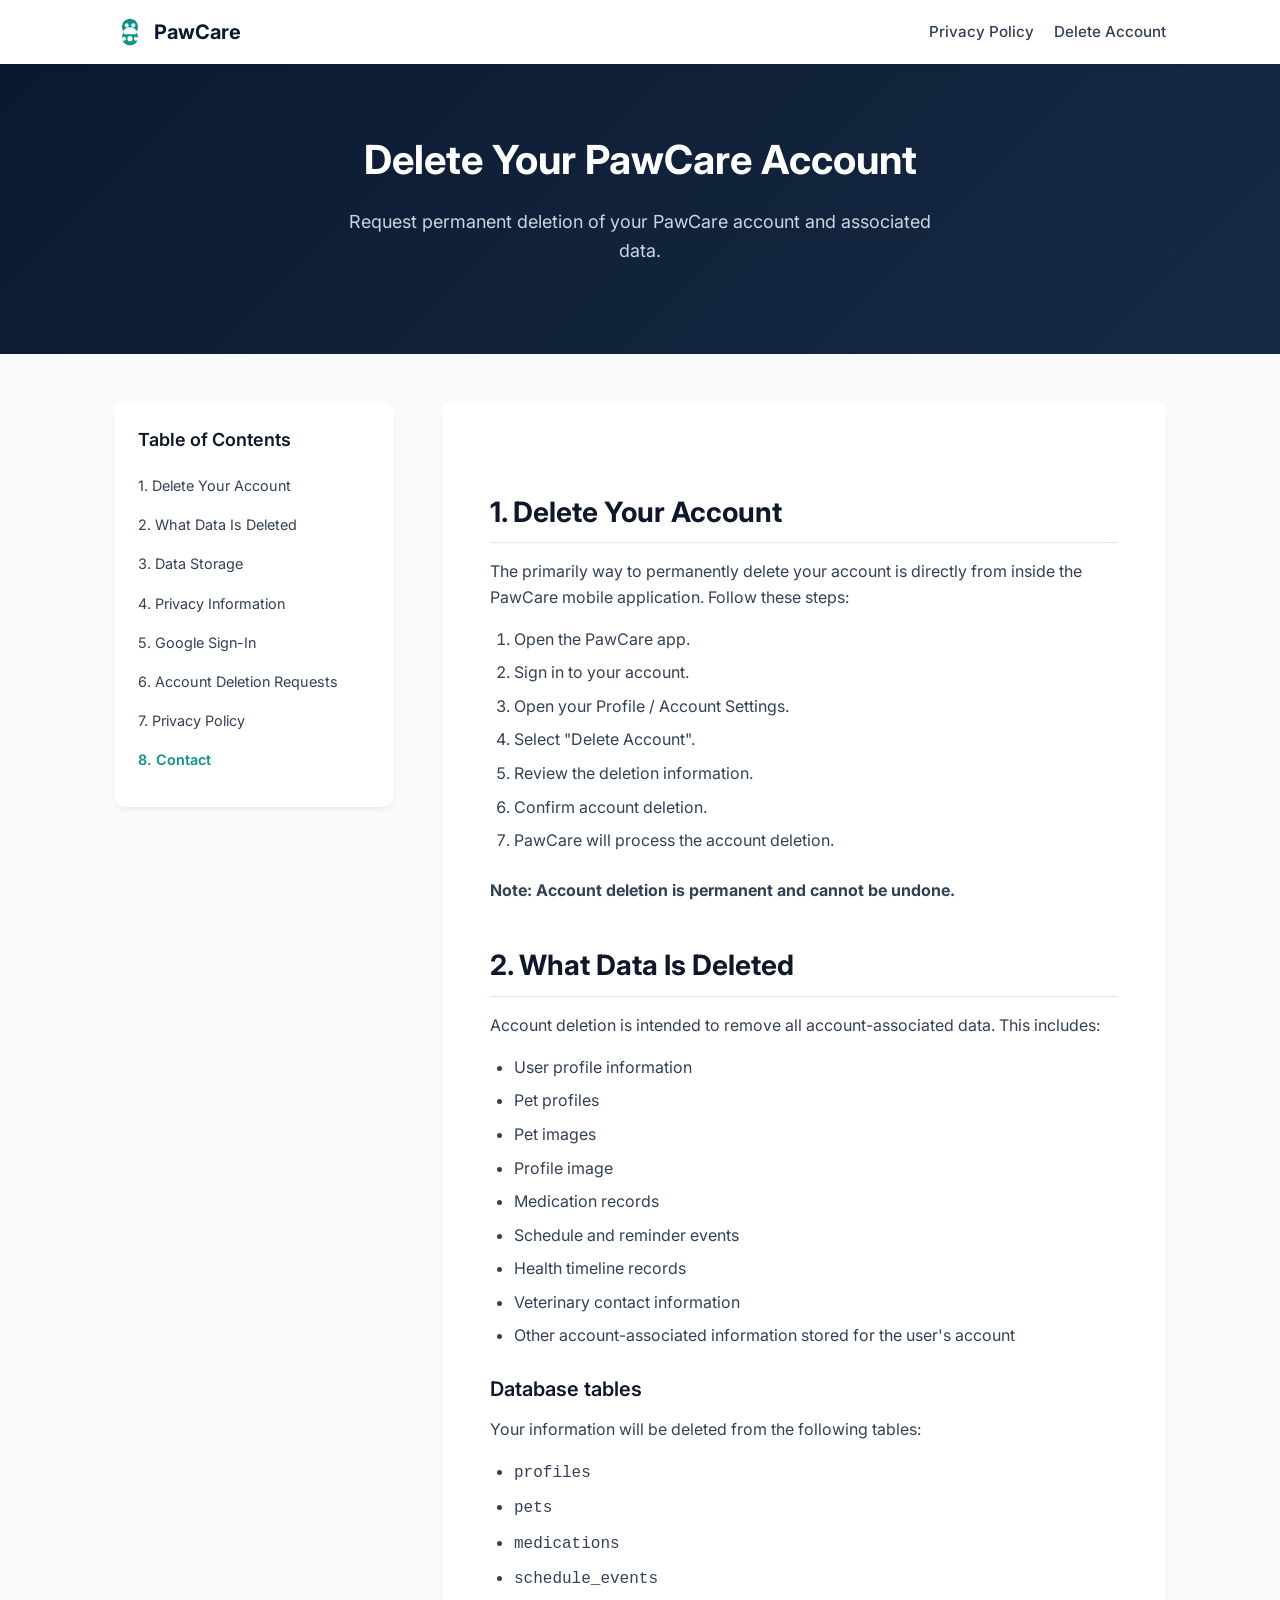
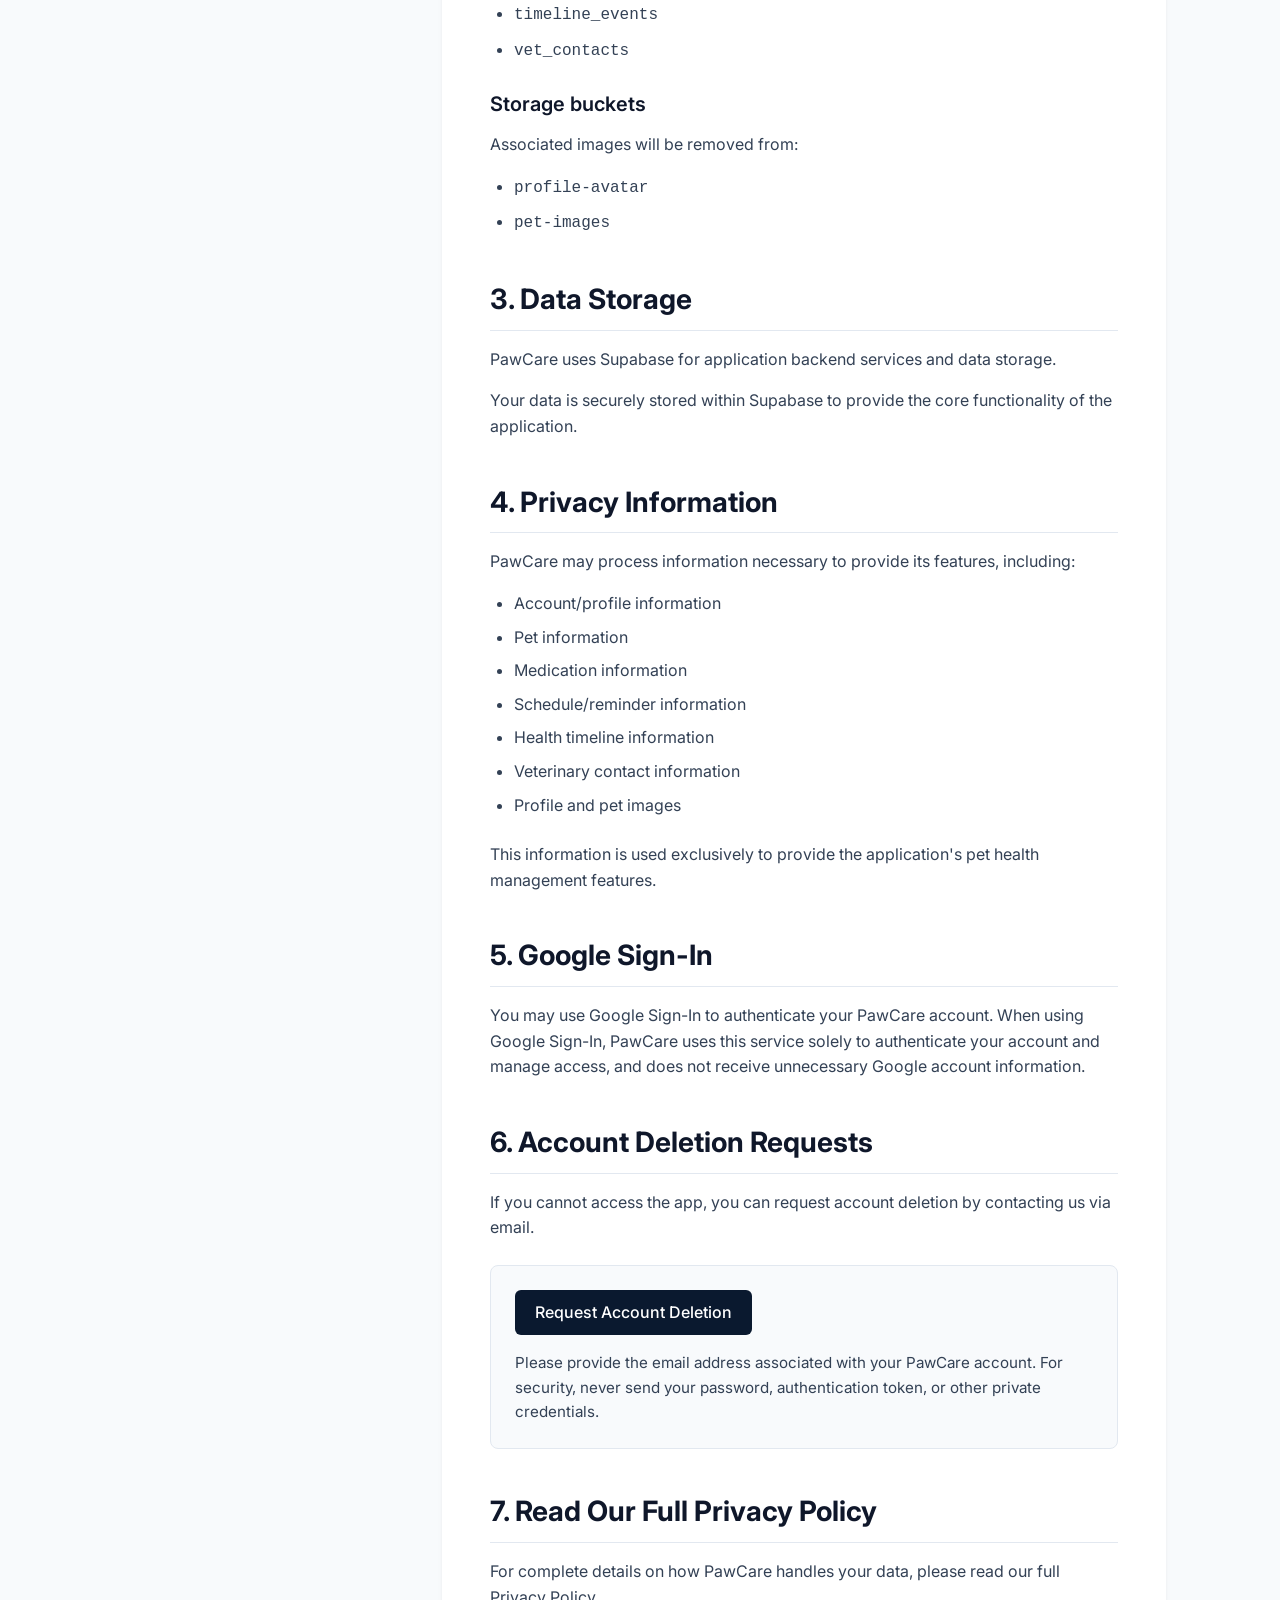
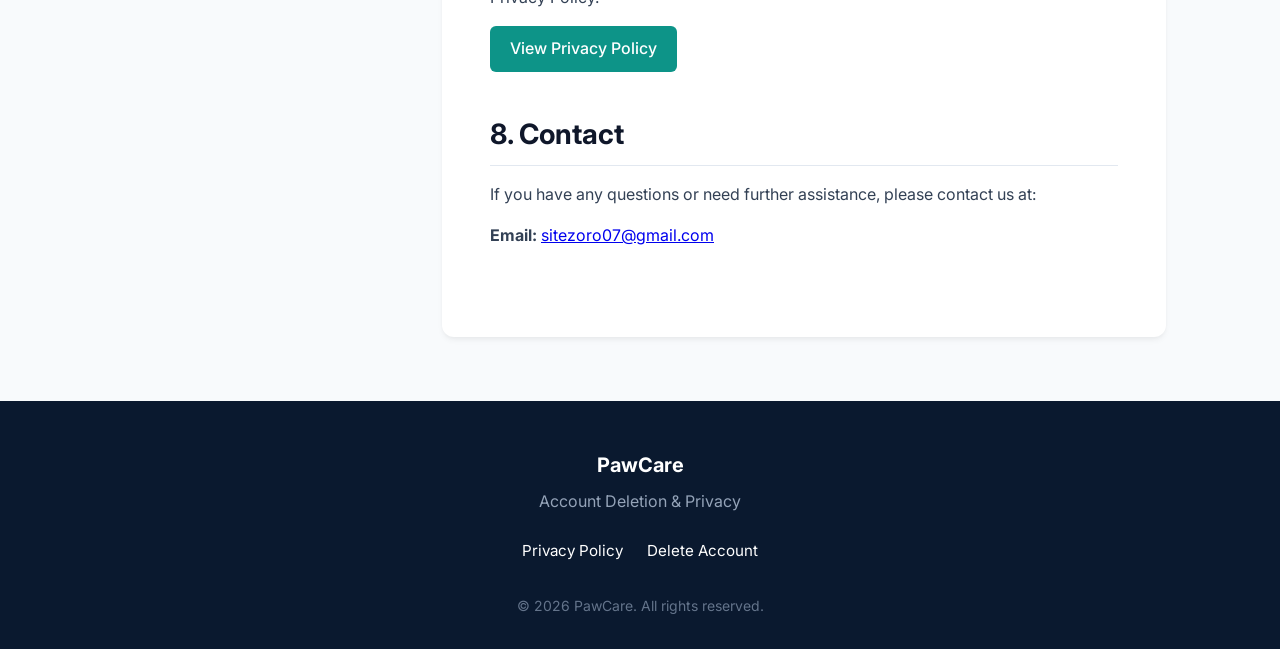
<file: delete-account/index.html>
<!DOCTYPE html>
<html lang="en">
<head>
    <meta charset="UTF-8">
    <meta name="viewport" content="width=device-width, initial-scale=1.0">
    <title>PawCare — Delete Your Account</title>
    <meta name="description" content="Learn how to permanently delete your PawCare account and associated data.">
    
    <!-- Open Graph Metadata -->
    <meta property="og:title" content="PawCare — Delete Your Account">
    <meta property="og:description" content="Learn how to permanently delete your PawCare account and associated data.">
    <meta property="og:type" content="website">
    <meta property="og:url" content="https://pawcareapp.example.com/delete-account">
    
    <!-- Canonical URL Placeholder -->
    <link rel="canonical" href="https://pawcareapp.example.com/delete-account">
    
    <!-- Fonts -->
    <link rel="preconnect" href="https://fonts.googleapis.com">
    <link rel="preconnect" href="https://fonts.gstatic.com" crossorigin>
    <link href="https://fonts.googleapis.com/css2?family=Inter:wght@400;500;600;700&display=swap" rel="stylesheet">
    
    <!-- Styles -->
    <link rel="stylesheet" href="../css/styles.css">
</head>
<body>

    <!-- Header -->
    <header class="site-header">
        <div class="header-container">
            <a href="../index.html" class="brand" aria-label="PawCare Home">
                <svg class="brand-icon" xmlns="http://www.w3.org/2000/svg" viewBox="0 0 24 24" fill="currentColor">
                    <path d="M12 2C8.686 2 6 4.686 6 8C6 9.421 6.495 10.725 7.324 11.758C6.545 13.044 6.091 14.52 6 16.035C6 19.349 8.686 22 12 22C15.314 22 18 19.349 18 16.035C17.909 14.52 17.455 13.044 16.676 11.758C17.505 10.725 18 9.421 18 8C18 4.686 15.314 2 12 2ZM8.448 9.546C9.288 8.875 10.334 8.5 11.455 8.5H12.545C13.666 8.5 14.712 8.875 15.552 9.546C16.392 10.217 16.892 11.163 17.001 12.213L17 12.214C17.021 12.593 16.877 12.969 16.611 13.249C16.345 13.529 15.981 13.687 15.6 13.687H8.4C8.019 13.687 7.655 13.529 7.389 13.249C7.123 12.969 6.979 12.593 7 12.214L6.999 12.213C7.108 11.163 7.608 10.217 8.448 9.546ZM9.5 5.5C10.328 5.5 11 6.172 11 7C11 7.828 10.328 8.5 9.5 8.5C8.672 8.5 8 7.828 8 7C8 6.172 8.672 5.5 9.5 5.5ZM14.5 5.5C15.328 5.5 16 6.172 16 7C16 7.828 15.328 8.5 14.5 8.5C13.672 8.5 13 7.828 13 7C13 6.172 13.672 5.5 14.5 5.5ZM7.5 15.5C8.328 15.5 9 16.172 9 17C9 17.828 8.328 18.5 7.5 18.5C6.672 18.5 6 17.828 6 17C6 16.172 6.672 15.5 7.5 15.5ZM16.5 15.5C17.328 15.5 18 16.172 18 17C18 17.828 17.328 18.5 16.5 18.5C15.672 18.5 15 17.828 15 17C15 16.172 15.672 15.5 16.5 15.5ZM12 15C13.105 15 14 15.895 14 17C14 18.105 13.105 19 12 19C10.895 19 10 18.105 10 17C10 15.895 10.895 15 12 15Z"/>
                </svg>
                PawCare
            </a>
            <nav class="header-nav">
                <a href="../index.html">Privacy Policy</a>
                <a href="index.html">Delete Account</a>
            </nav>
        </div>
    </header>

    <!-- Hero Section -->
    <section class="hero">
        <h1>Delete Your PawCare Account</h1>
        <p>Request permanent deletion of your PawCare account and associated data.</p>
    </section>

    <!-- Main Content -->
    <main class="main-container">
        
        <!-- Table of Contents -->
        <aside class="toc-wrapper">
            <h2 class="toc-title">Table of Contents</h2>
            <nav aria-label="Table of Contents">
                <ul class="toc-list">
                    <li><a href="#delete-from-app">1. Delete Your Account</a></li>
                    <li><a href="#what-is-deleted">2. What Data Is Deleted</a></li>
                    <li><a href="#data-storage">3. Data Storage</a></li>
                    <li><a href="#privacy-information">4. Privacy Information</a></li>
                    <li><a href="#google-signin">5. Google Sign-In</a></li>
                    <li><a href="#deletion-requests">6. Account Deletion Requests</a></li>
                    <li><a href="#privacy-policy">7. Privacy Policy</a></li>
                    <li><a href="#contact">8. Contact</a></li>
                </ul>
            </nav>
        </aside>

        <!-- Account Deletion Content -->
        <article class="document-content">
            
            <section id="delete-from-app">
                <h2>1. Delete Your Account</h2>
                <p>The primarily way to permanently delete your account is directly from inside the PawCare mobile application. Follow these steps:</p>
                <ol style="margin-left: 1.5rem; margin-bottom: 1.5rem;">
                    <li style="margin-bottom: 0.5rem;">Open the PawCare app.</li>
                    <li style="margin-bottom: 0.5rem;">Sign in to your account.</li>
                    <li style="margin-bottom: 0.5rem;">Open your Profile / Account Settings.</li>
                    <li style="margin-bottom: 0.5rem;">Select "Delete Account".</li>
                    <li style="margin-bottom: 0.5rem;">Review the deletion information.</li>
                    <li style="margin-bottom: 0.5rem;">Confirm account deletion.</li>
                    <li style="margin-bottom: 0.5rem;">PawCare will process the account deletion.</li>
                </ol>
                <p><strong>Note: Account deletion is permanent and cannot be undone.</strong></p>
            </section>

            <section id="what-is-deleted">
                <h2>2. What Data Is Deleted</h2>
                <p>Account deletion is intended to remove all account-associated data. This includes:</p>
                <ul>
                    <li>User profile information</li>
                    <li>Pet profiles</li>
                    <li>Pet images</li>
                    <li>Profile image</li>
                    <li>Medication records</li>
                    <li>Schedule and reminder events</li>
                    <li>Health timeline records</li>
                    <li>Veterinary contact information</li>
                    <li>Other account-associated information stored for the user's account</li>
                </ul>
                
                <h3>Database tables</h3>
                <p>Your information will be deleted from the following tables:</p>
                <ul>
                    <li><code>profiles</code></li>
                    <li><code>pets</code></li>
                    <li><code>medications</code></li>
                    <li><code>schedule_events</code></li>
                    <li><code>timeline_events</code></li>
                    <li><code>vet_contacts</code></li>
                </ul>

                <h3>Storage buckets</h3>
                <p>Associated images will be removed from:</p>
                <ul>
                    <li><code>profile-avatar</code></li>
                    <li><code>pet-images</code></li>
                </ul>
            </section>

            <section id="data-storage">
                <h2>3. Data Storage</h2>
                <p>PawCare uses Supabase for application backend services and data storage.</p>
                <p>Your data is securely stored within Supabase to provide the core functionality of the application.</p>
            </section>

            <section id="privacy-information">
                <h2>4. Privacy Information</h2>
                <p>PawCare may process information necessary to provide its features, including:</p>
                <ul>
                    <li>Account/profile information</li>
                    <li>Pet information</li>
                    <li>Medication information</li>
                    <li>Schedule/reminder information</li>
                    <li>Health timeline information</li>
                    <li>Veterinary contact information</li>
                    <li>Profile and pet images</li>
                </ul>
                <p>This information is used exclusively to provide the application's pet health management features.</p>
            </section>

            <section id="google-signin">
                <h2>5. Google Sign-In</h2>
                <p>You may use Google Sign-In to authenticate your PawCare account. When using Google Sign-In, PawCare uses this service solely to authenticate your account and manage access, and does not receive unnecessary Google account information.</p>
            </section>

            <section id="deletion-requests">
                <h2>6. Account Deletion Requests</h2>
                <p>If you cannot access the app, you can request account deletion by contacting us via email.</p>
                
                <div class="support-card" style="background-color: var(--color-bg); padding: 24px; border-radius: 8px; margin: 24px 0; border: 1px solid var(--color-border);">
                    <div style="margin-bottom: 16px;">
                        <a href="mailto:sitezoro07@gmail.com?subject=PawCare%20Account%20Deletion%20Request" style="display: inline-block; background-color: var(--color-primary); color: #ffffff; padding: 10px 20px; border-radius: 6px; text-decoration: none; font-weight: 500; transition: opacity 0.2s;">Request Account Deletion</a>
                    </div>
                    <p style="margin-bottom: 0; font-size: 0.95em;">Please provide the email address associated with your PawCare account. For security, never send your password, authentication token, or other private credentials.</p>
                </div>
            </section>

            <section id="privacy-policy">
                <h2>7. Read Our Full Privacy Policy</h2>
                <p>For complete details on how PawCare handles your data, please read our full Privacy Policy.</p>
                <div style="margin-top: 16px;">
                    <a href="../index.html" style="display: inline-block; background-color: var(--color-secondary); color: #ffffff; padding: 10px 20px; border-radius: 6px; text-decoration: none; font-weight: 500; transition: opacity 0.2s;">View Privacy Policy</a>
                </div>
            </section>

            <section id="contact">
                <h2>8. Contact</h2>
                <p>If you have any questions or need further assistance, please contact us at:</p>
                <p><strong>Email:</strong> <a href="mailto:sitezoro07@gmail.com">sitezoro07@gmail.com</a></p>
            </section>

        </article>
    </main>

    <!-- Back to Top Button -->
    <a href="#" class="back-to-top" id="backToTop" aria-label="Back to top">
        <svg xmlns="http://www.w3.org/2000/svg" viewBox="0 0 24 24" fill="none" stroke="currentColor" stroke-width="2" stroke-linecap="round" stroke-linejoin="round">
            <polyline points="18 15 12 9 6 15"></polyline>
        </svg>
    </a>

    <!-- Footer -->
    <footer class="site-footer">
        <div class="footer-brand">PawCare</div>
        <div class="footer-tagline">Account Deletion & Privacy</div>
        <div class="footer-links">
            <a href="../index.html">Privacy Policy</a>
            <a href="index.html">Delete Account</a>
        </div>
        <div class="footer-copyright">
            &copy; 2026 PawCare. All rights reserved.
        </div>
    </footer>

    <!-- Scripts -->
    <script src="../js/main.js"></script>
</body>
</html>
</file>
<file: css/styles.css>
:root {
  --color-primary: #0A192F; /* Deep Navy Blue */
  --color-secondary: #0D9488; /* Refined Teal */
  --color-secondary-light: #14B8A6;
  --color-bg: #F8FAFC; /* Light background */
  --color-bg-card: #FFFFFF;
  --color-text-main: #334155;
  --color-text-heading: #0F172A;
  --color-text-muted: #64748B;
  --color-border: #E2E8F0;
  
  --font-sans: 'Inter', system-ui, -apple-system, BlinkMacSystemFont, "Segoe UI", Roboto, "Helvetica Neue", Arial, sans-serif;
}

* {
  box-sizing: border-box;
  margin: 0;
  padding: 0;
}

html {
  scroll-behavior: smooth;
  scroll-padding-top: 100px; /* Account for sticky header */
}

body {
  font-family: var(--font-sans);
  background-color: var(--color-bg);
  color: var(--color-text-main);
  line-height: 1.6;
  font-size: 16px;
  -webkit-font-smoothing: antialiased;
}

/* Header */
.site-header {
  position: sticky;
  top: 0;
  z-index: 100;
  background-color: var(--color-bg-card);
  box-shadow: 0 1px 3px rgba(0, 0, 0, 0.05);
  padding: 1rem 0;
}

.header-container {
  max-width: 1100px;
  margin: 0 auto;
  padding: 0 1.5rem;
  display: flex;
  justify-content: space-between;
  align-items: center;
}

.brand {
  display: flex;
  align-items: center;
  gap: 0.5rem;
  text-decoration: none;
  color: var(--color-primary);
  font-weight: 700;
  font-size: 1.25rem;
}

.brand-icon {
  width: 32px;
  height: 32px;
  color: var(--color-secondary);
}

.header-nav {
  display: flex;
  align-items: center;
  gap: 1.25rem; /* ~20px between nav links */
  flex-wrap: wrap;
}

.header-nav a {
  text-decoration: none;
  color: var(--color-text-main);
  font-weight: 500;
  font-size: 0.95rem;
  transition: color 0.2s ease;
}

.header-nav a:hover {
  color: var(--color-secondary);
}

/* Hero Section */
.hero {
  background: linear-gradient(135deg, var(--color-primary) 0%, #172a45 100%);
  color: white;
  padding: 4rem 1.5rem;
  text-align: center;
}

.hero h1 {
  font-size: 2.5rem;
  font-weight: 700;
  margin-bottom: 1rem;
  color: white;
}

.hero p {
  font-size: 1.125rem;
  color: #CBD5E1;
  max-width: 600px;
  margin: 0 auto 1.5rem auto;
}

.hero-meta {
  font-size: 0.875rem;
  color: #94A3B8;
  display: flex;
  justify-content: center;
  gap: 1.5rem;
  flex-wrap: wrap;
}

/* Main Content Layout */
.main-container {
  max-width: 1100px;
  margin: 3rem auto;
  padding: 0 1.5rem;
  display: grid;
  grid-template-columns: 280px 1fr;
  gap: 3rem;
  align-items: start;
}

/* Table of Contents (Sidebar) */
.toc-wrapper {
  position: sticky;
  top: 100px; /* Below header */
  background: var(--color-bg-card);
  padding: 1.5rem;
  border-radius: 12px;
  box-shadow: 0 4px 6px -1px rgba(0, 0, 0, 0.05), 0 2px 4px -1px rgba(0, 0, 0, 0.03);
  max-height: calc(100vh - 120px);
  overflow-y: auto;
}

.toc-title {
  font-size: 1.125rem;
  font-weight: 600;
  margin-bottom: 1rem;
  color: var(--color-text-heading);
}

.toc-list {
  list-style: none;
}

.toc-list li {
  margin-bottom: 0.5rem;
}

.toc-list a {
  text-decoration: none;
  color: var(--color-text-main);
  font-size: 0.9rem;
  transition: all 0.2s ease;
  display: block;
  padding: 0.25rem 0;
}

.toc-list a:hover {
  color: var(--color-secondary);
}

.toc-list a.active {
  color: var(--color-secondary);
  font-weight: 600;
}

/* Document Content */
.document-content {
  background: var(--color-bg-card);
  padding: 3rem;
  border-radius: 12px;
  box-shadow: 0 4px 6px -1px rgba(0, 0, 0, 0.05), 0 2px 4px -1px rgba(0, 0, 0, 0.03);
}

.document-content section {
  margin-bottom: 2.5rem;
}

.document-content h2 {
  font-size: 1.75rem;
  font-weight: 700;
  color: var(--color-text-heading);
  margin-top: 2.5rem;
  margin-bottom: 1rem;
  border-bottom: 1px solid var(--color-border);
  padding-bottom: 0.5rem;
}

.document-content h3 {
  font-size: 1.25rem;
  font-weight: 600;
  color: var(--color-text-heading);
  margin-top: 1.5rem;
  margin-bottom: 0.75rem;
}

.document-content p {
  margin-bottom: 1rem;
}

.document-content ul {
  margin-bottom: 1.5rem;
  padding-left: 1.5rem;
}

.document-content li {
  margin-bottom: 0.5rem;
}

.document-intro {
  font-size: 1.1rem;
  color: var(--color-text-main);
  margin-bottom: 2rem;
}

/* Back to Top Button */
.back-to-top {
  position: fixed;
  bottom: 2rem;
  right: 2rem;
  background-color: var(--color-secondary);
  color: white;
  width: 48px;
  height: 48px;
  border-radius: 50%;
  display: flex;
  align-items: center;
  justify-content: center;
  text-decoration: none;
  box-shadow: 0 4px 12px rgba(13, 148, 136, 0.3);
  opacity: 0;
  visibility: hidden;
  transition: all 0.3s ease;
  z-index: 90;
}

.back-to-top.visible {
  opacity: 1;
  visibility: visible;
}

.back-to-top:hover {
  background-color: var(--color-secondary-light);
  transform: translateY(-3px);
}

.back-to-top svg {
  width: 24px;
  height: 24px;
}

/* Footer */
.site-footer {
  background-color: var(--color-primary);
  color: white;
  text-align: center;
  padding: 3rem 1.5rem;
  margin-top: 4rem;
}

.footer-brand {
  font-size: 1.25rem;
  font-weight: 700;
  margin-bottom: 0.5rem;
}

.footer-tagline {
  color: #94A3B8;
  margin-bottom: 1.5rem;
}

.footer-links {
  display: flex;
  justify-content: center;
  gap: 1.5rem;
  margin-bottom: 2rem;
}

.footer-links a {
  color: white;
  text-decoration: none;
  font-size: 0.95rem;
}

.footer-links a:hover {
  color: var(--color-secondary-light);
}

.footer-copyright {
  font-size: 0.875rem;
  color: #64748B;
}

/* Responsive Design */
@media (max-width: 900px) {
  .main-container {
    grid-template-columns: 1fr;
  }
  
  .toc-wrapper {
    position: relative;
    top: 0;
    max-height: 400px;
    margin-bottom: 2rem;
  }
  
  .document-content {
    padding: 2rem 1.5rem;
  }
}

@media (max-width: 600px) {
  .hero h1 {
    font-size: 2rem;
  }
  
  .hero p {
    font-size: 1rem;
  }
  
  .hero-meta {
    flex-direction: column;
    gap: 0.5rem;
  }
}

/* Accessibility */
:focus-visible {
  outline: 3px solid var(--color-secondary);
  outline-offset: 2px;
}
</file>
